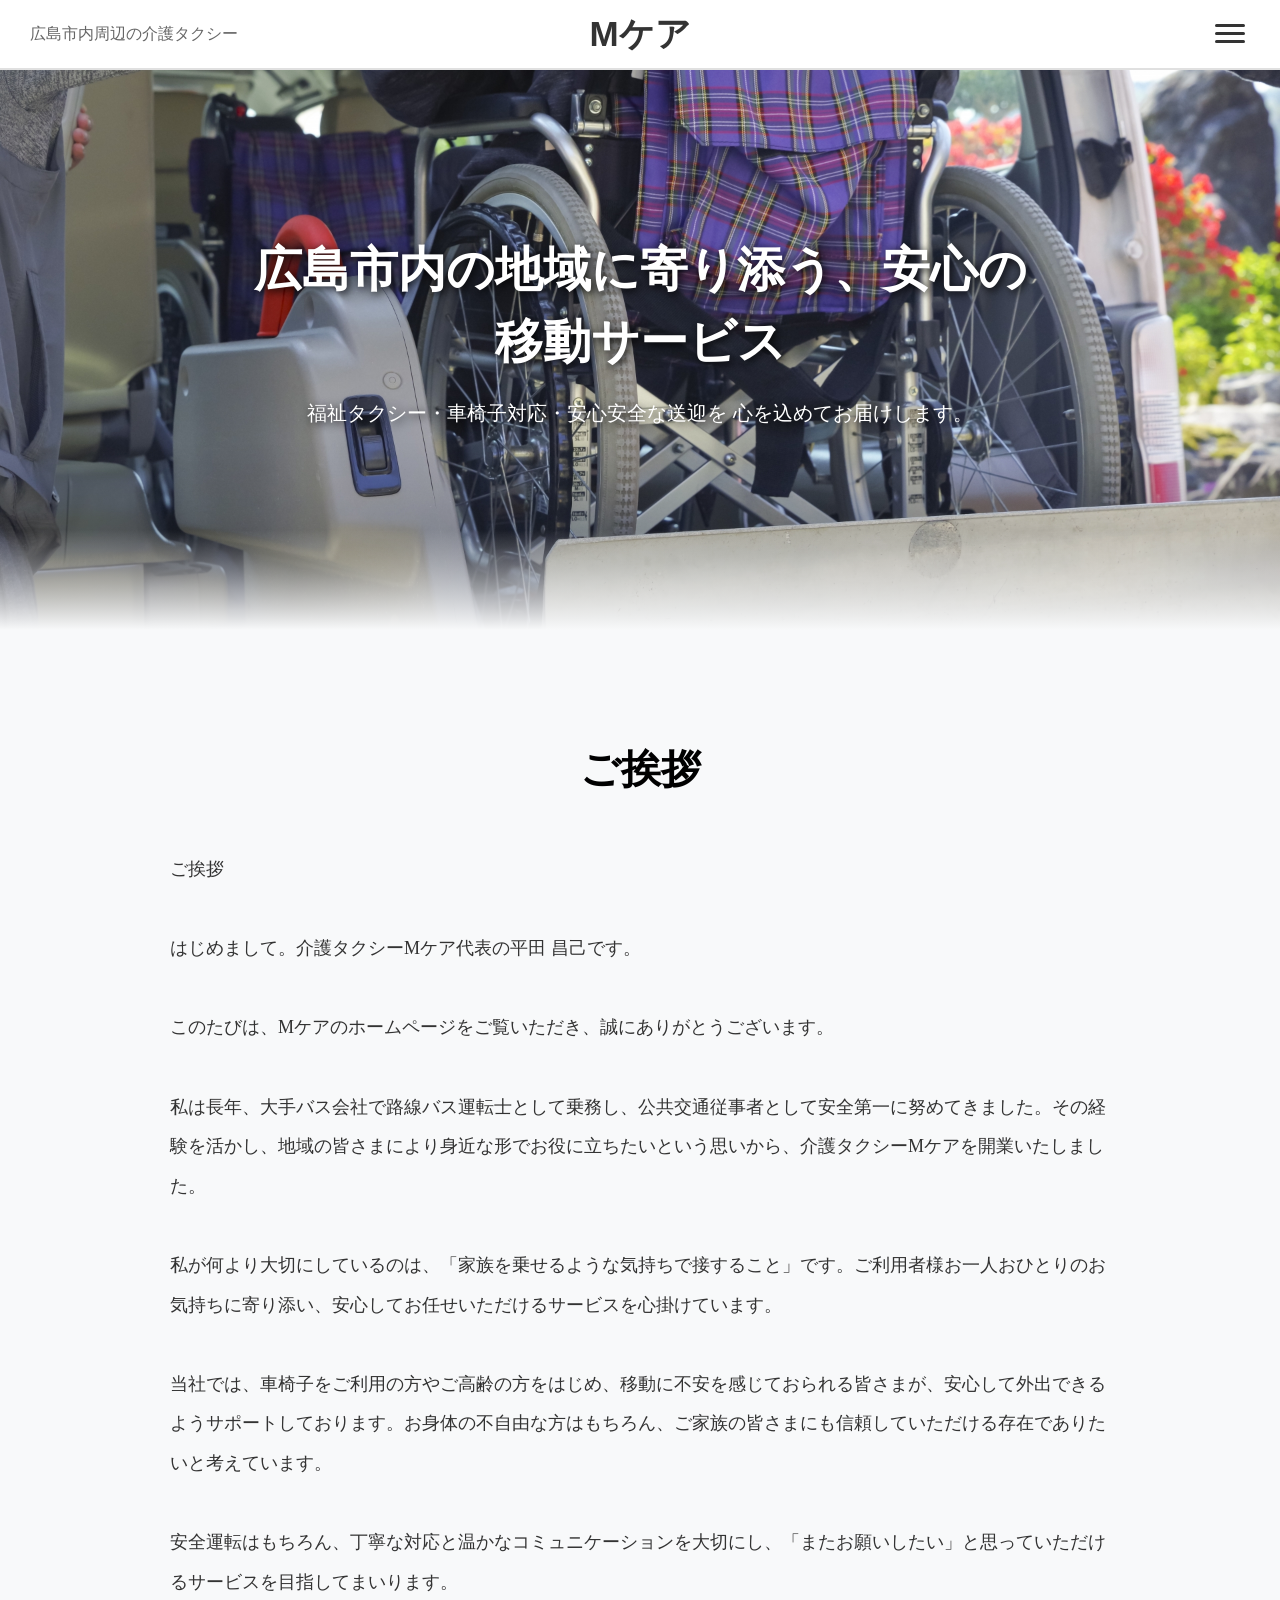
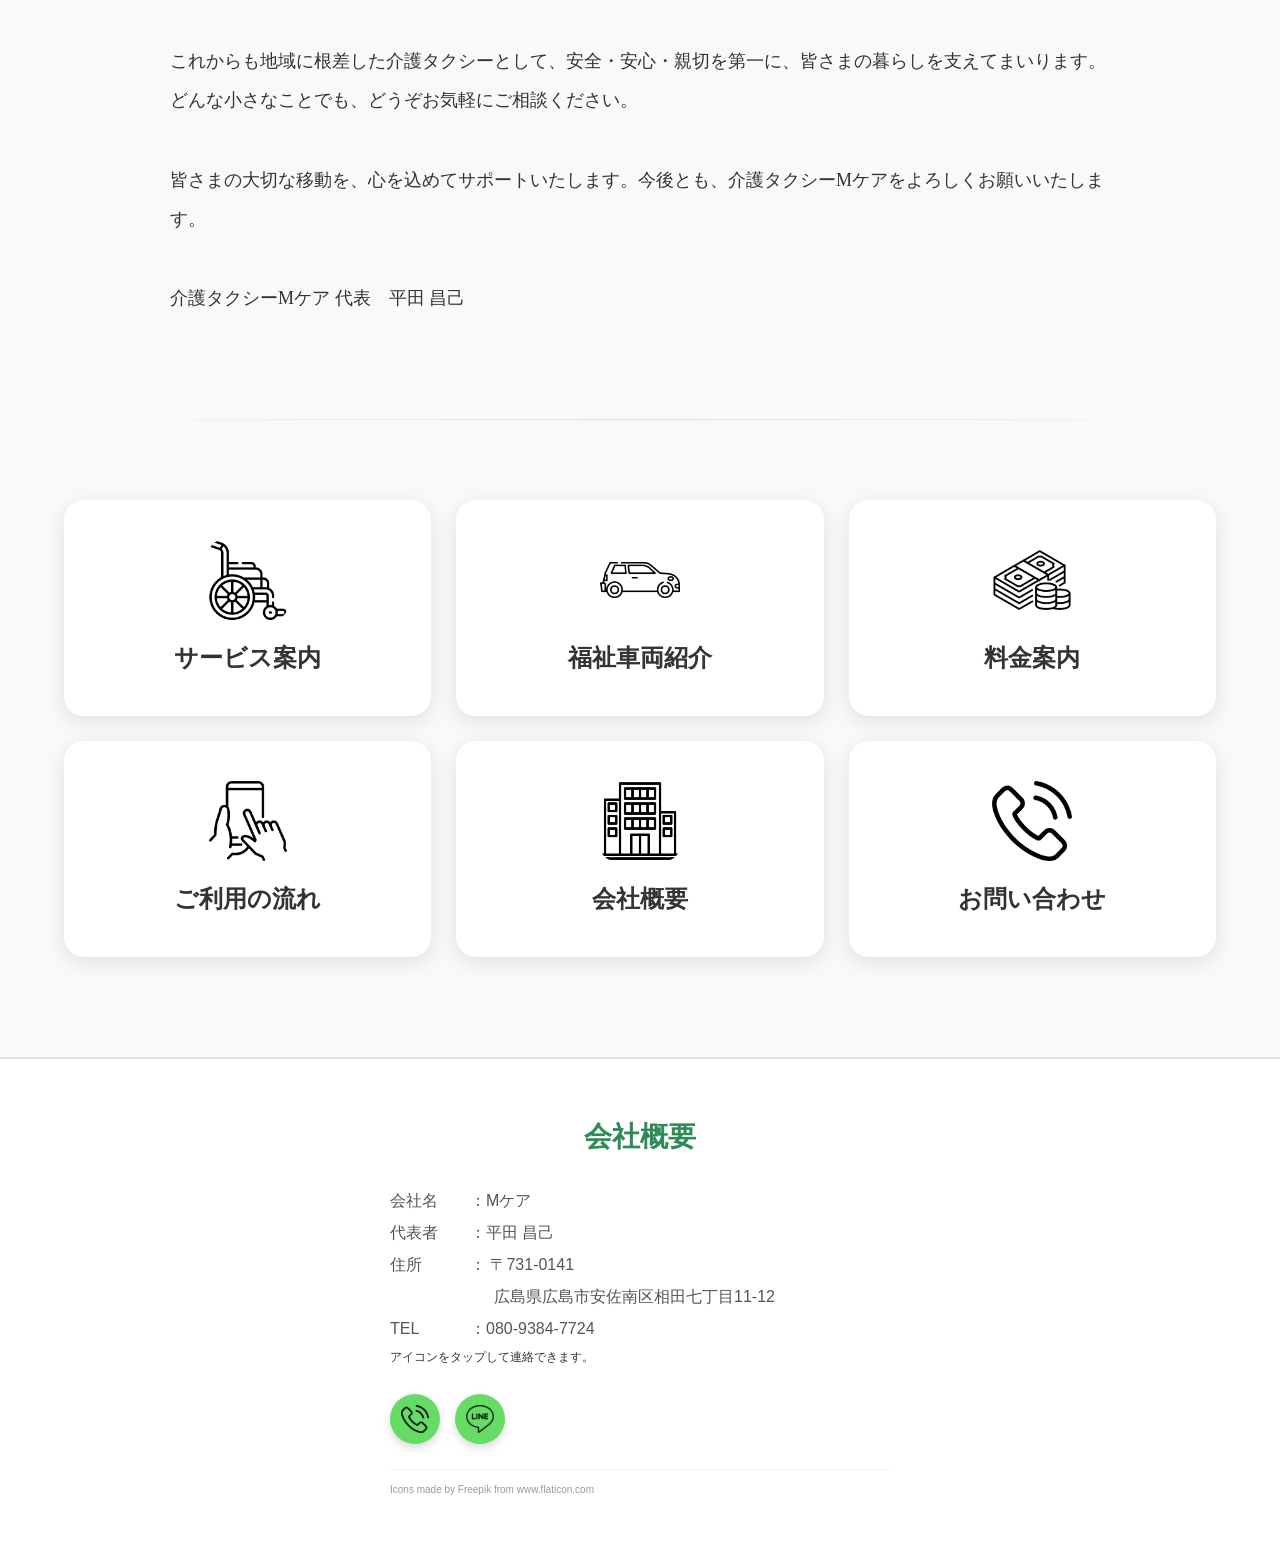
<file: index.html>
<!DOCTYPE html>
<html lang="ja">
<head>
    <meta charset="UTF-8">
    <meta name="viewport" content="width=device-width, initial-scale=1.0">
    <title>介護タクシーMケア｜広島市の安心送迎サービス</title>
    <meta property="og:title" content="介護タクシーMケア">
    <meta property="og:description" content="広島市内周辺の安心・安全な介護タクシーサービス">
    <meta property="og:type" content="website">
    <meta property="og:url" content="https://あなたのURL">
    <meta property="og:image" content="https://あなたのURL/assets/images/ogp.jpg">
    <meta name="twitter:card" content="summary_large_image">
    <meta name="twitter:title" content="介護タクシーMケア">
    <meta name="twitter:description" content="広島市内周辺の安心・安全な介護タクシーサービス">
    <meta name="twitter:image" content="https://あなたのURL/assets/images/ogp.jpg">
    <meta name="description" content="広島市内周辺の介護タクシーMケア。車椅子対応・通院・外出を安心安全にサポートします。">
    <meta name="keywords" content="介護タクシー,広島,福祉タクシー,車椅子対応,送迎">
    <meta name="theme-color" content="#2e8b57">

    <link rel="stylesheet" href="./assets/css/common/sanitize.css">
    <link rel="stylesheet" href="./assets/css/common/body.css">
    <link rel="stylesheet" href="./assets/css/common/footer.css">
    <link rel="stylesheet" href="./assets/css/common/header.css">
    <link rel="stylesheet" href="./assets/css/common/menu.css">
    <link rel="stylesheet" href="./assets/css/common/animation.css">
    <link rel="stylesheet" href="./assets/css/common/hero.css">
    <link rel="stylesheet" href="./assets/css/common/section.css">
    <link rel="stylesheet" href="./assets/css/style.css">
</head>

<body>

    <div id="header"></div>

    <!-- サイドメニュー -->
    <nav id="side-menu">

        <a href="./service.html">サービス内容</a>
        <a href="./vehicle.html">福祉車両紹介</a>
        <a href="./price.html">料金案内</a>
        <a href="./flow.html">ご利用の流れ</a>
        <a href="./company.html">会社概要</a>
        <a href="./contact.html">お問い合わせ</a>

    </nav>


    <!-- メイン画像 -->
    <section class="hero">

        <img src="./assets/images/32542741_m.jpg" alt="メイン画像">

        <div class="hero-text">
            <h1>広島市内の地域に寄り添う、安心の移動サービス</h1>

            <p>
                福祉タクシー・車椅子対応・安心安全な送迎を
                心を込めてお届けします。
            </p>
        </div>

    </section>


    <!-- ご挨拶 -->
    <section class="greeting">

        <h2>ご挨拶</h2>

        <p>
            ご挨拶<br><br>
            はじめまして。介護タクシーMケア代表の平田 昌己です。<br><br>
            このたびは、Mケアのホームページをご覧いただき、誠にありがとうございます。<br><br>
            私は長年、大手バス会社で路線バス運転士として乗務し、公共交通従事者として安全第一に努めてきました。その経験を活かし、地域の皆さまにより身近な形でお役に立ちたいという思いから、介護タクシーMケアを開業いたしました。<br><br>
            私が何より大切にしているのは、「家族を乗せるような気持ちで接すること」です。ご利用者様お一人おひとりのお気持ちに寄り添い、安心してお任せいただけるサービスを心掛けています。<br><br>
            当社では、車椅子をご利用の方やご高齢の方をはじめ、移動に不安を感じておられる皆さまが、安心して外出できるようサポートしております。お身体の不自由な方はもちろん、ご家族の皆さまにも信頼していただける存在でありたいと考えています。<br><br>
            安全運転はもちろん、丁寧な対応と温かなコミュニケーションを大切にし、「またお願いしたい」と思っていただけるサービスを目指してまいります。<br><br>
            これからも地域に根差した介護タクシーとして、安全・安心・親切を第一に、皆さまの暮らしを支えてまいります。どんな小さなことでも、どうぞお気軽にご相談ください。<br><br>
            皆さまの大切な移動を、心を込めてサポートいたします。今後とも、介護タクシーMケアをよろしくお願いいたします。<br><br>
            介護タクシーMケア
            代表　平田 昌己
        </p>

    </section>

    <div class="section-divider"></div>

    <!-- メニュー -->
    <section class="menu">

        <a href="./service.html" class="card">
            <img src="./assets/images/wheelchair.png" alt="サービス案内">
            <span>サービス案内</span>
        </a>

        <a href="./vehicle.html" class="card">
            <img src="./assets/images/car.png" alt="福祉車両紹介">
            <span>福祉車両紹介</span>
        </a>

        <a href="./price.html" class="card">
            <img src="./assets/images/money.png" alt="料金案内">
            <span>料金案内</span>
        </a>

        <a href="./flow.html" class="card">
            <img src="./assets/images/touch.png" alt="ご利用の流れ">
            <span>ご利用の流れ</span>
        </a>

        <a href="./company.html" class="card">
            <img src="./assets/images/company.png" alt="会社概要">
            <span>会社概要</span>
        </a>

        <a href="./contact.html" class="card">
            <img src="./assets/images/phone-call.png" alt="お問い合わせ">
            <span>お問い合わせ</span>
        </a>

    </section>

    <div id="footer"></div>

    <script src="./assets/js/header.js"></script>
    <script src="./assets/js/footer.js" defer></script>
    <script src="./assets/js/index.js" defer></script>

</body>
</html>
</file>
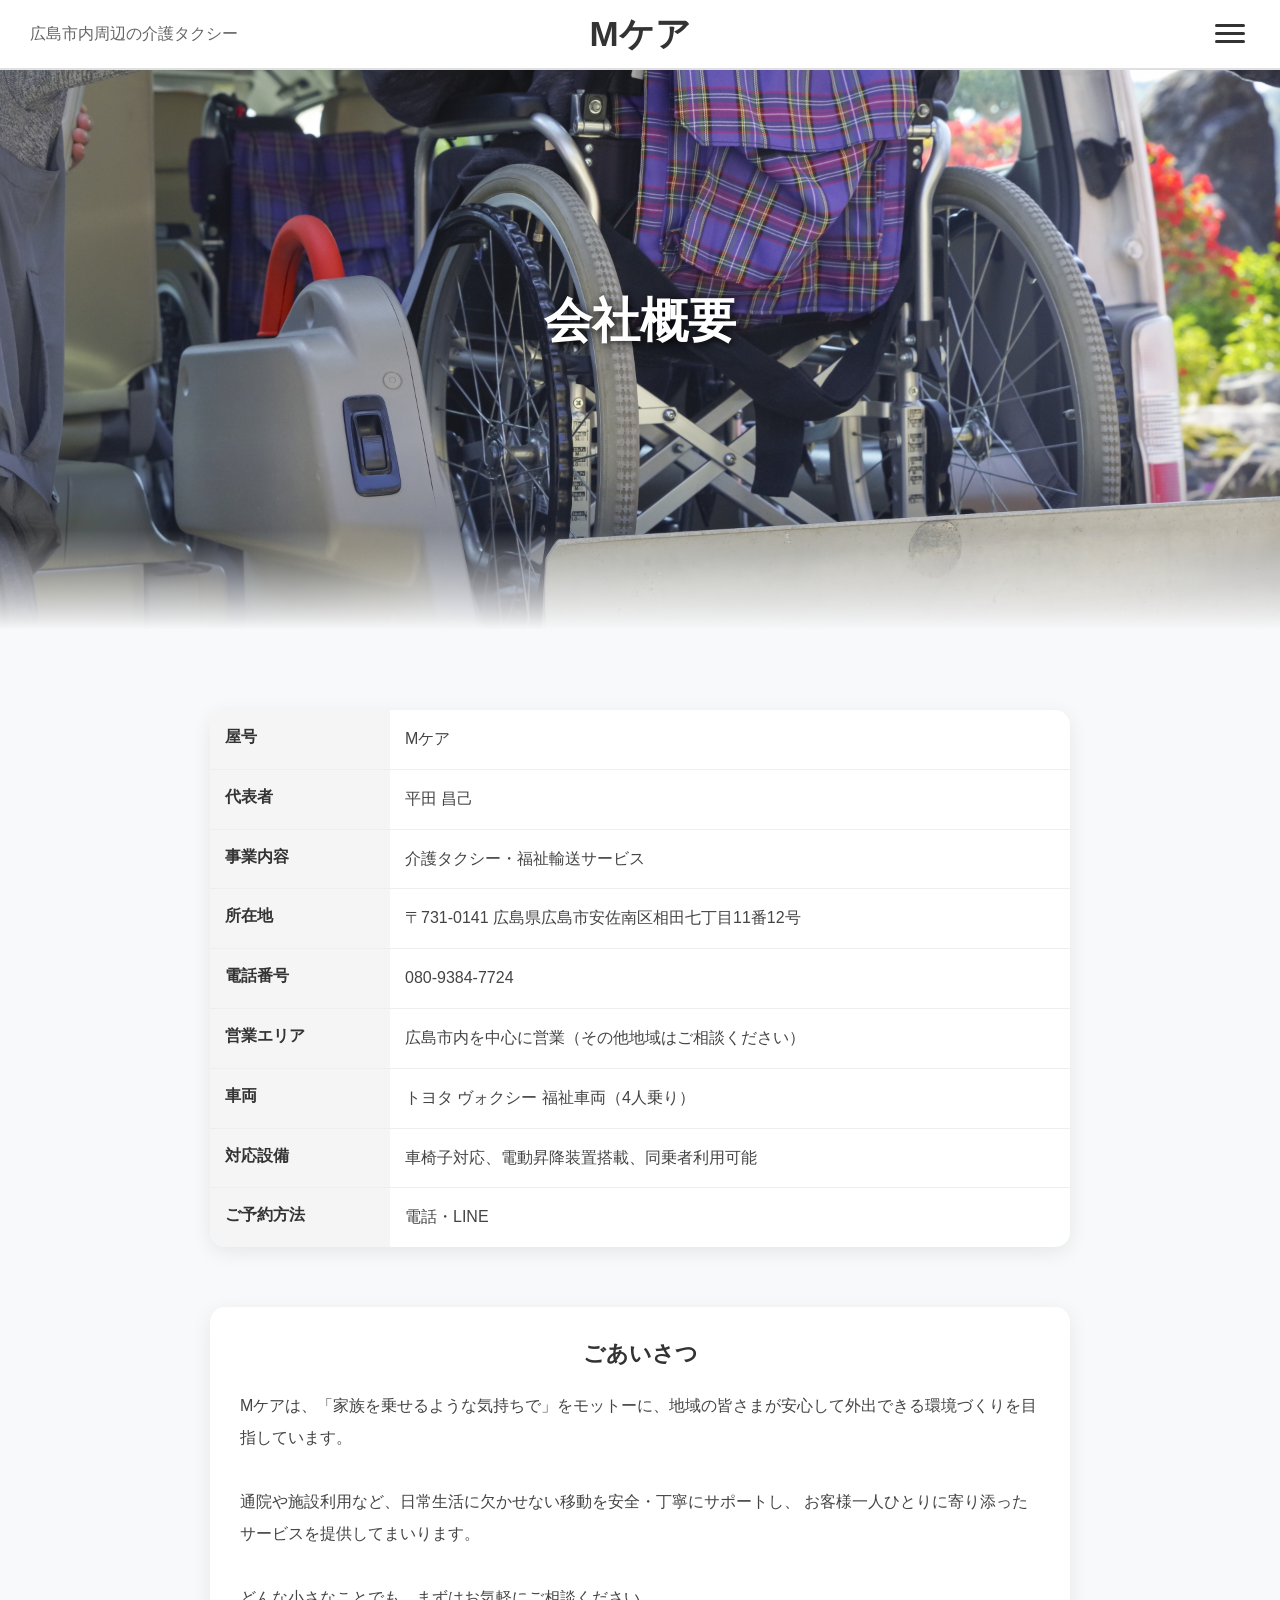
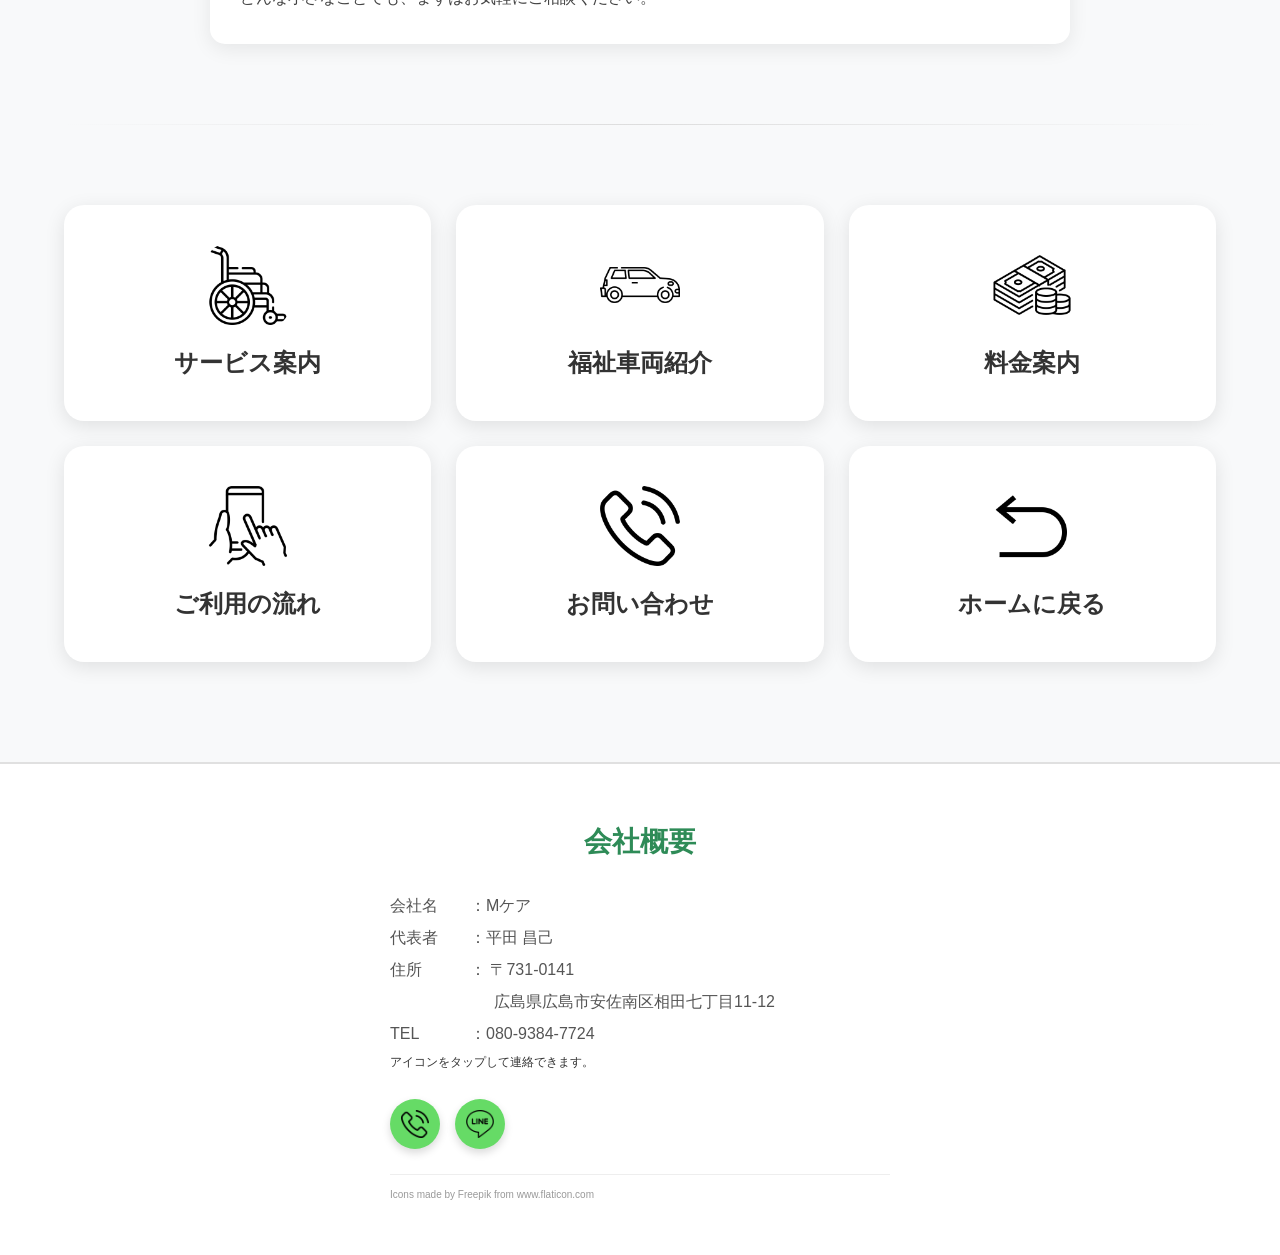
<file: company.html>
<!DOCTYPE html>
<html lang="ja">
<head>
    <meta charset="UTF-8">
    <meta name="viewport" content="width=device-width, initial-scale=1.0">
    <title>介護タクシーMケア｜広島市の安心送迎サービス</title>
    <meta property="og:title" content="介護タクシーMケア">
    <meta property="og:description" content="広島市内周辺の安心・安全な介護タクシーサービス">
    <meta property="og:type" content="website">
    <meta property="og:url" content="https://あなたのURL">
    <meta property="og:image" content="https://あなたのURL/assets/images/ogp.jpg">
    <meta name="twitter:card" content="summary_large_image">
    <meta name="twitter:title" content="介護タクシーMケア">
    <meta name="twitter:description" content="広島市内周辺の安心・安全な介護タクシーサービス">
    <meta name="twitter:image" content="https://あなたのURL/assets/images/ogp.jpg">
    <meta name="description" content="広島市内周辺の介護タクシーMケア。車椅子対応・通院・外出を安心安全にサポートします。">
    <meta name="keywords" content="介護タクシー,広島,福祉タクシー,車椅子対応,送迎">
    <meta name="theme-color" content="#2e8b57">

    <link rel="stylesheet" href="./assets/css/common/sanitize.css">
    <link rel="stylesheet" href="./assets/css/common/body.css">
    <link rel="stylesheet" href="./assets/css/common/footer.css">
    <link rel="stylesheet" href="./assets/css/common/header.css">
    <link rel="stylesheet" href="./assets/css/common/menu.css">
    <link rel="stylesheet" href="./assets/css/common/animation.css">
    <link rel="stylesheet" href="./assets/css/common/hero.css">
    <link rel="stylesheet" href="./assets/css/common/section.css">
    <link rel="stylesheet" href="./assets/css/company.css">
</head>

<body>

    <div id="header"></div>

    <!-- サイドメニュー -->
    <nav id="side-menu">

        <a href="./service.html">サービス内容</a>
        <a href="./vehicle.html">福祉車両紹介</a>
        <a href="./price.html">料金案内</a>
        <a href="./flow.html">ご利用の流れ</a>
        <a href="./contact.html">お問い合わせ</a>
        <a href="./index.html">ホームに戻る</a>

    </nav>


    <!-- メイン画像 -->
    <section class="hero">

        <img src="./assets/images/32542741_m.jpg" alt="メイン画像">

        <div class="hero-text">
            <h1>会社概要</h1>
        </div>

    </section>


    <!-- 内容 -->
    <section class="company">

        <div class="company-table">

            <div class="row">
                <div class="label">屋号</div>
                <div class="value">Mケア</div>
            </div>

            <div class="row">
                <div class="label">代表者</div>
                <div class="value">平田 昌己</div>
            </div>

            <div class="row">
                <div class="label">事業内容</div>
                <div class="value">介護タクシー・福祉輸送サービス</div>
            </div>

            <div class="row">
                <div class="label">所在地</div>
                <div class="value">〒731-0141 広島県広島市安佐南区相田七丁目11番12号</div>
            </div>

            <div class="row">
                <div class="label">電話番号</div>
                <div class="value">080-9384-7724</div>
            </div>

            <div class="row">
                <div class="label">営業エリア</div>
                <div class="value">広島市内を中心に営業（その他地域はご相談ください）</div>
            </div>

            <div class="row">
                <div class="label">車両</div>
                <div class="value">トヨタ ヴォクシー 福祉車両（4人乗り）</div>
            </div>

            <div class="row">
                <div class="label">対応設備</div>
                <div class="value">
                    車椅子対応、電動昇降装置搭載、同乗者利用可能
                </div>
            </div>

            <div class="row">
                <div class="label">ご予約方法</div>
                <div class="value">電話・LINE</div>
            </div>

        </div>

        <div class="company-message">

            <h3>ごあいさつ</h3>

            <p>
                Mケアは、「家族を乗せるような気持ちで」をモットーに、地域の皆さまが安心して外出できる環境づくりを目指しています。<br><br>

                通院や施設利用など、日常生活に欠かせない移動を安全・丁寧にサポートし、
                お客様一人ひとりに寄り添ったサービスを提供してまいります。<br><br>

                どんな小さなことでも、まずはお気軽にご相談ください。
            </p>

        </div>

    </section>
    <!-- 線 -->

    <div class="section-divider"></div>

    <!-- メニュー -->
    <section class="menu">

        <a href="./service.html" class="card">
            <img src="./assets/images/wheelchair.png" alt="サービス案内">
            <span>サービス案内</span>
        </a>

        <a href="./vehicle.html" class="card">
            <img src="./assets/images/car.png" alt="福祉車両紹介">
            <span>福祉車両紹介</span>
        </a>

        <a href="./price.html" class="card">
            <img src="./assets/images/money.png" alt="料金案内">
            <span>料金案内</span>
        </a>

        <a href="./flow.html" class="card">
            <img src="./assets/images/touch.png" alt="ご利用の流れ">
            <span>ご利用の流れ</span>
        </a>

        <a href="./contact.html" class="card">
            <img src="./assets/images/phone-call.png" alt="お問い合わせ">
            <span>お問い合わせ</span>
        </a>

        <a href="./index.html" class="card">
            <img src="./assets/images/return.png" alt="ホームに戻る">
            <span>ホームに戻る</span>
        </a>

    </section>

    <div id="footer"></div>

    <script src="./assets/js/header.js"></script>
    <script src="./assets/js/footer.js" defer></script>
    <script src="./assets/js/index.js" defer></script>

</body>
</html>
</file>
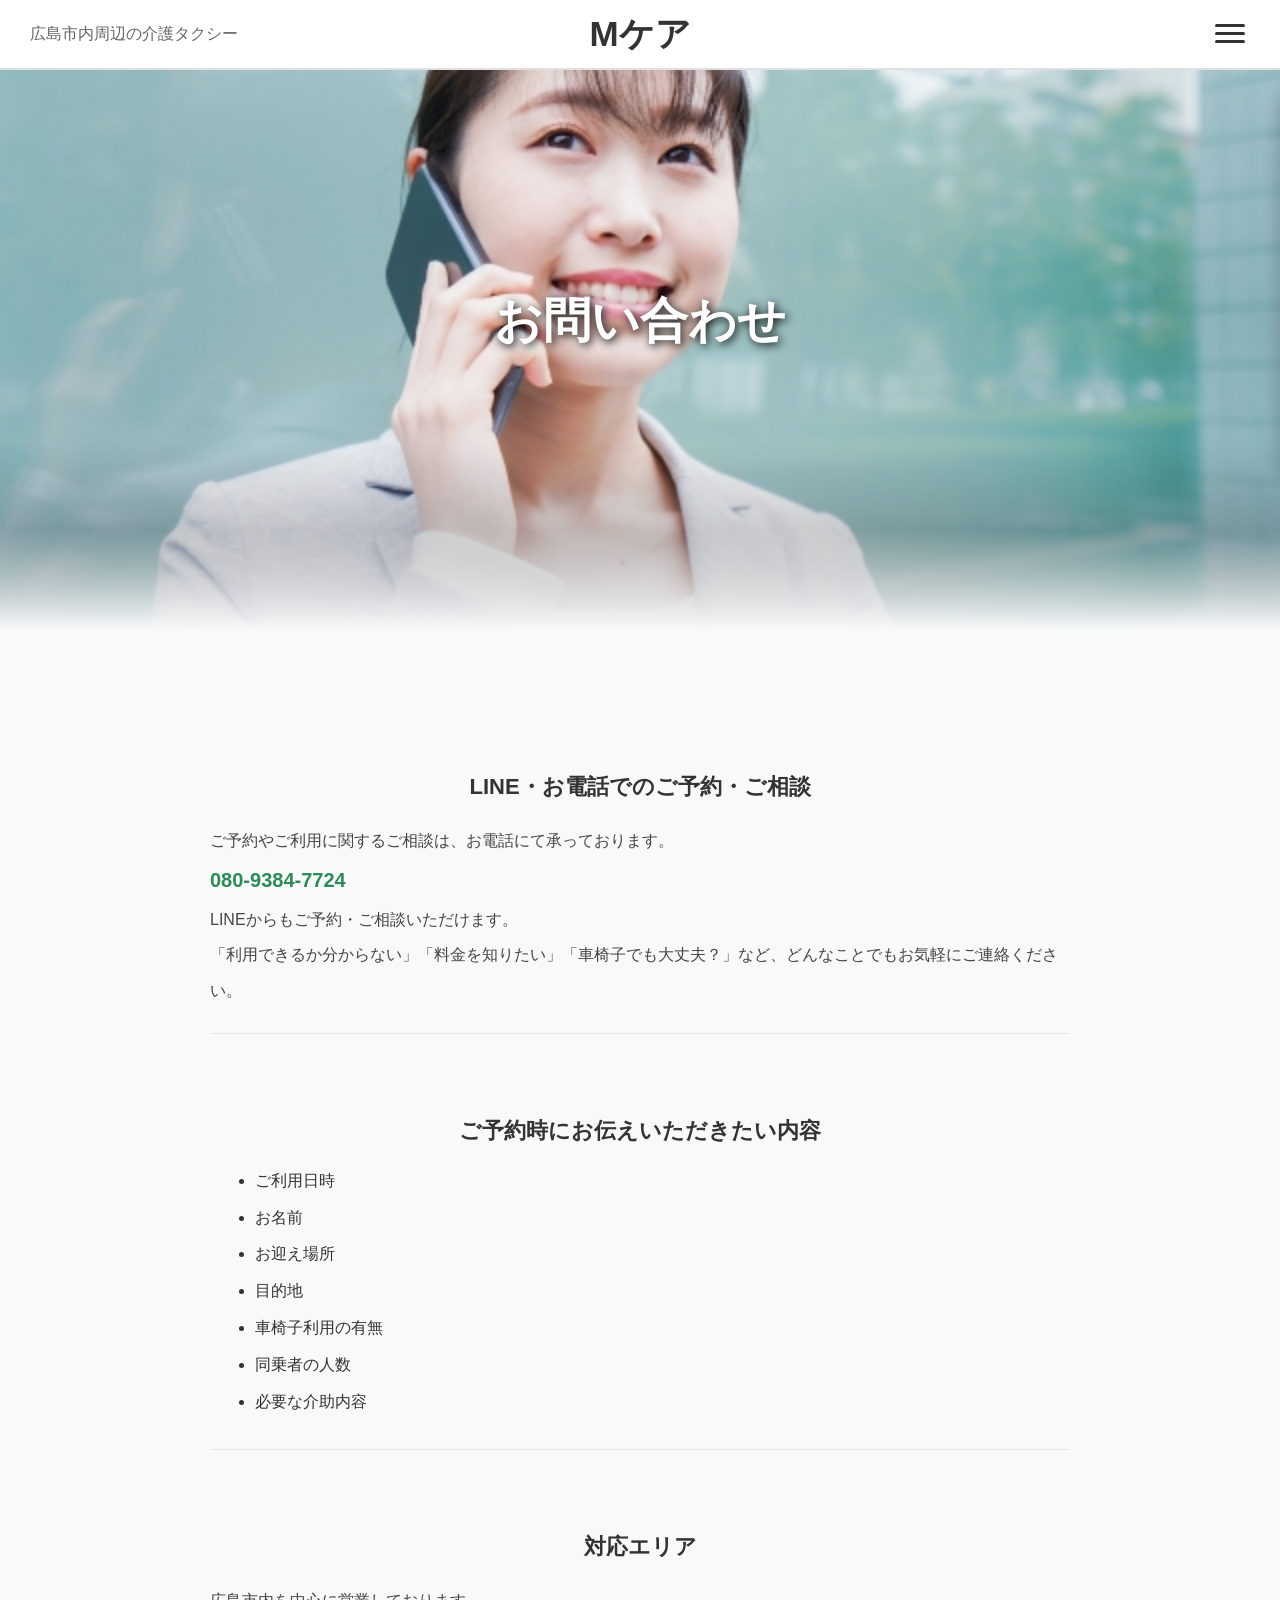
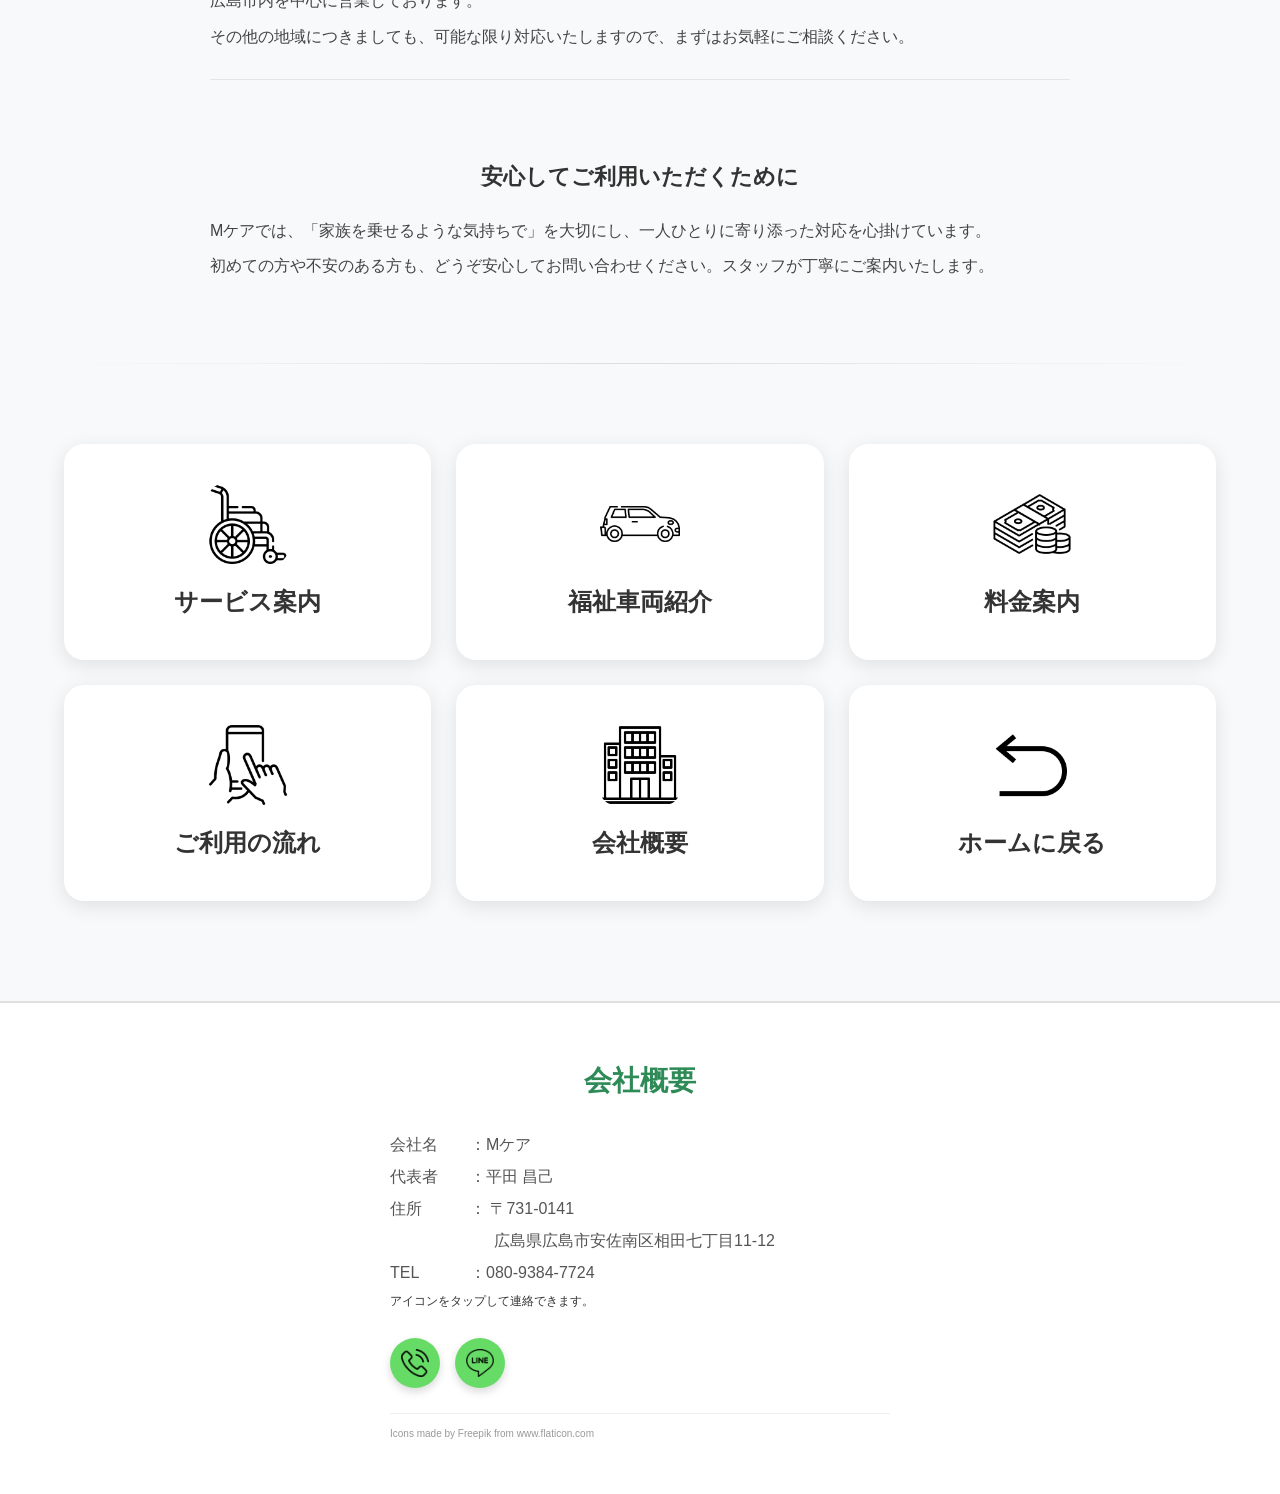
<file: contact.html>
<!DOCTYPE html>
<html lang="ja">
<head>
    <meta charset="UTF-8">
    <meta name="viewport" content="width=device-width, initial-scale=1.0">
    <title>介護タクシーMケア｜広島市の安心送迎サービス</title>
    <meta property="og:title" content="介護タクシーMケア">
    <meta property="og:description" content="広島市内周辺の安心・安全な介護タクシーサービス">
    <meta property="og:type" content="website">
    <meta property="og:url" content="https://あなたのURL">
    <meta property="og:image" content="https://あなたのURL/assets/images/ogp.jpg">
    <meta name="twitter:card" content="summary_large_image">
    <meta name="twitter:title" content="介護タクシーMケア">
    <meta name="twitter:description" content="広島市内周辺の安心・安全な介護タクシーサービス">
    <meta name="twitter:image" content="https://あなたのURL/assets/images/ogp.jpg">
    <meta name="description" content="広島市内周辺の介護タクシーMケア。車椅子対応・通院・外出を安心安全にサポートします。">
    <meta name="keywords" content="介護タクシー,広島,福祉タクシー,車椅子対応,送迎">
    <meta name="theme-color" content="#2e8b57">

    <link rel="stylesheet" href="./assets/css/common/sanitize.css">
    <link rel="stylesheet" href="./assets/css/common/body.css">
    <link rel="stylesheet" href="./assets/css/common/footer.css">
    <link rel="stylesheet" href="./assets/css/common/header.css">
    <link rel="stylesheet" href="./assets/css/common/menu.css">
    <link rel="stylesheet" href="./assets/css/common/animation.css">
    <link rel="stylesheet" href="./assets/css/common/hero.css">
    <link rel="stylesheet" href="./assets/css/common/section.css">
    <link rel="stylesheet" href="./assets/css/contact.css">
</head>

<body>

    <div id="header"></div>

    <!-- サイドメニュー -->
    <nav id="side-menu">

        <a href="./service.html">サービス内容</a>
        <a href="./vehicle.html">福祉車両紹介</a>
        <a href="./price.html">料金案内</a>
        <a href="./flow.html">ご利用の流れ</a>
        <a href="./company.html">会社概要</a>
        <a href="./index.html">ホームに戻る</a>

    </nav>


    <!-- メイン画像 -->
    <section class="hero">

        <img src="./assets/images/27783191_s.jpg" alt="メイン画像">

        <div class="hero-text">
            <h1>お問い合わせ</h1>
        </div>

    </section>


    <!-- 内容 -->

    <section class="contact">


        <div class="contact-block">
            <h3>LINE・お電話でのご予約・ご相談</h3>
            <p>
                ご予約やご利用に関するご相談は、お電話にて承っております。<br>
                <span class="tel">080-9384-7724</span><br>
                
            </p>
            <p>
                LINEからもご予約・ご相談いただけます。<br>
                「利用できるか分からない」「料金を知りたい」「車椅子でも大丈夫？」など、どんなことでもお気軽にご連絡ください。
            </p>
        </div>

        <div class="contact-block">
            <h3>ご予約時にお伝えいただきたい内容</h3>
            <ul>
                <li>ご利用日時</li>
                <li>お名前</li>
                <li>お迎え場所</li>
                <li>目的地</li>
                <li>車椅子利用の有無</li>
                <li>同乗者の人数</li>
                <li>必要な介助内容</li>
            </ul>
        </div>

        <div class="contact-block">
            <h3>対応エリア</h3>
            <p>
                広島市内を中心に営業しております。<br>
                その他の地域につきましても、可能な限り対応いたしますので、まずはお気軽にご相談ください。
            </p>
        </div>

        <div class="contact-block">
            <h3>安心してご利用いただくために</h3>
            <p>
                Mケアでは、「家族を乗せるような気持ちで」を大切にし、一人ひとりに寄り添った対応を心掛けています。<br>
                初めての方や不安のある方も、どうぞ安心してお問い合わせください。スタッフが丁寧にご案内いたします。
            </p>
        </div>

    </section>

    <div class="section-divider"></div>

    <!-- メニュー -->
    <section class="menu">

        <a href="./service.html" class="card">
            <img src="./assets/images/wheelchair.png" alt="サービス案内">
            <span>サービス案内</span>
        </a>

        <a href="./vehicle.html" class="card">
            <img src="./assets/images/car.png" alt="福祉車両紹介">
            <span>福祉車両紹介</span>
        </a>

        <a href="./price.html" class="card">
            <img src="./assets/images/money.png" alt="料金案内">
            <span>料金案内</span>
        </a>

        <a href="./flow.html" class="card">
            <img src="./assets/images/touch.png" alt="ご利用の流れ">
            <span>ご利用の流れ</span>
        </a>

        <a href="./company.html" class="card">
            <img src="./assets/images/company.png" alt="会社概要">
            <span>会社概要</span>
        </a>

        <a href="./index.html" class="card">
            <img src="./assets/images/return.png" alt="ホームに戻る">
            <span>ホームに戻る</span>
        </a>

    </section>

    <div id="footer"></div>

    <script src="./assets/js/header.js"></script>
    <script src="./assets/js/footer.js" defer></script>
    <script src="./assets/js/index.js" defer></script>

</body>
</html>
</file>
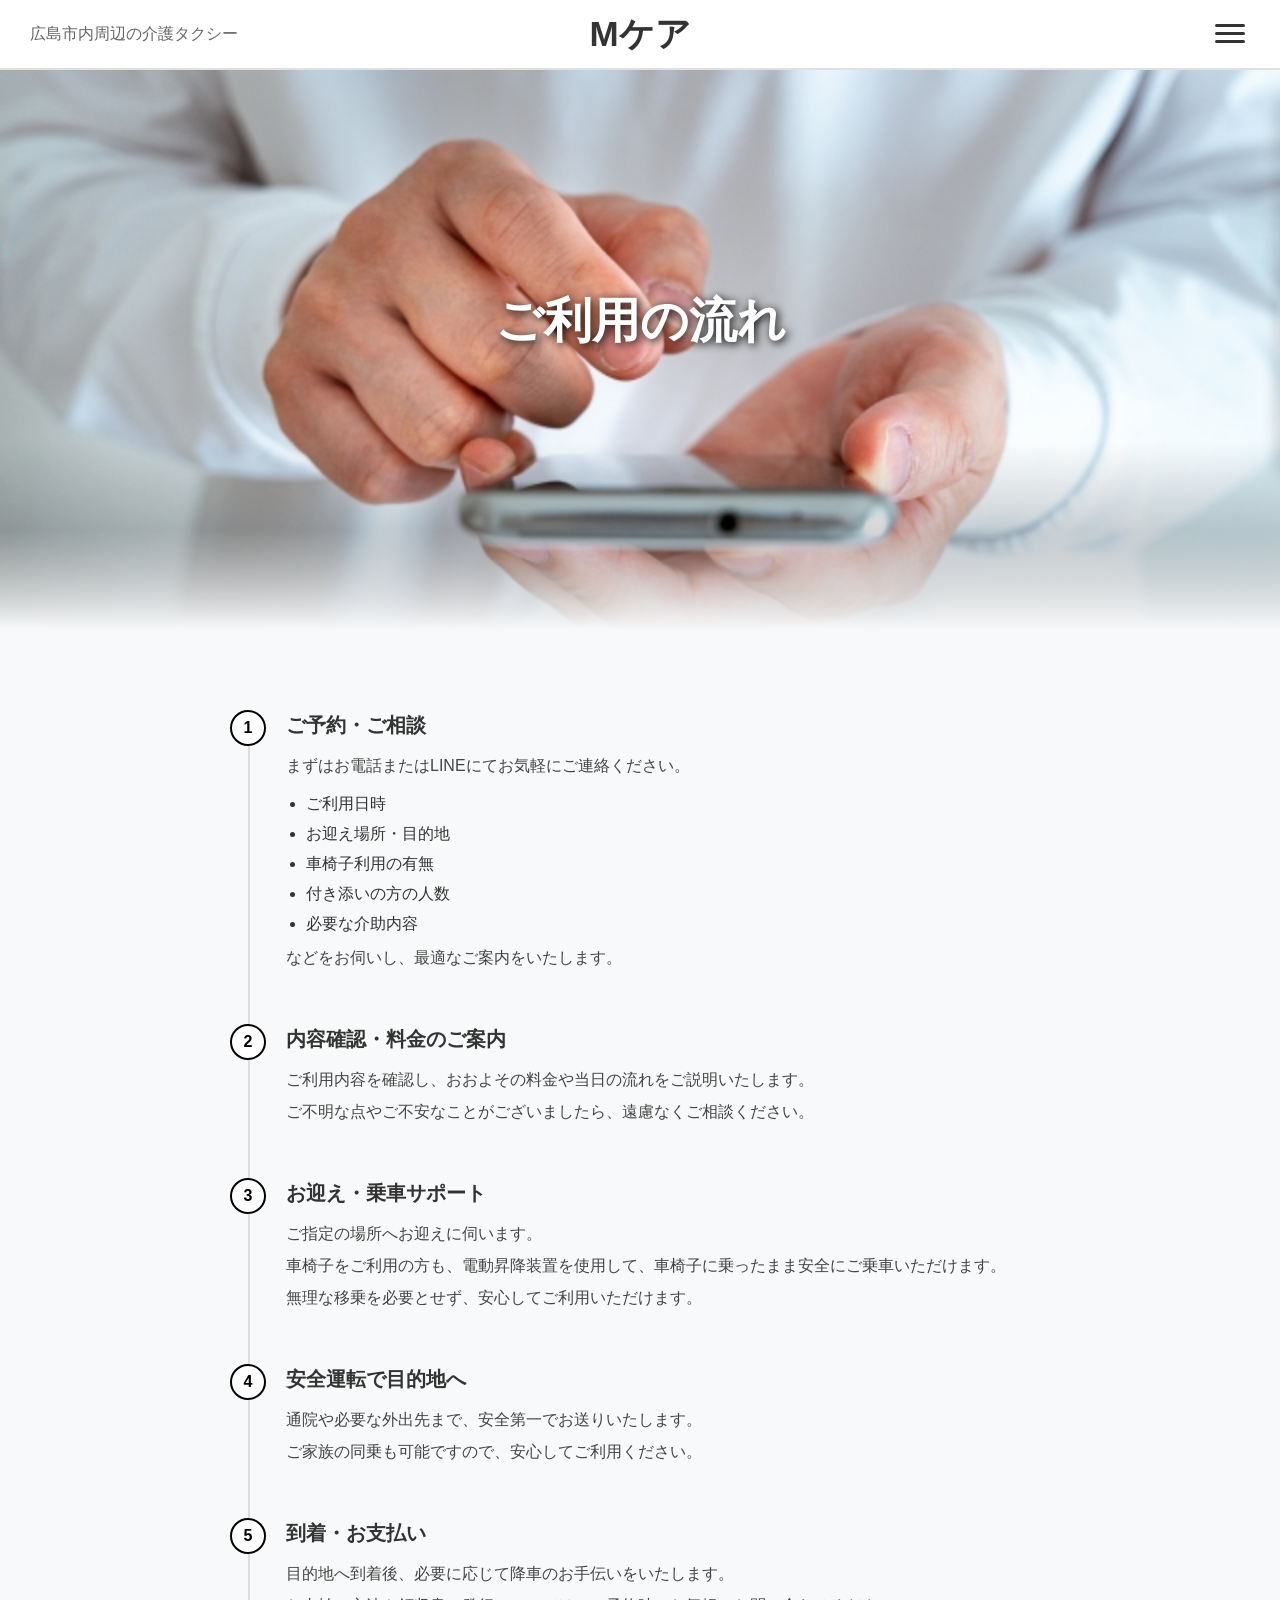
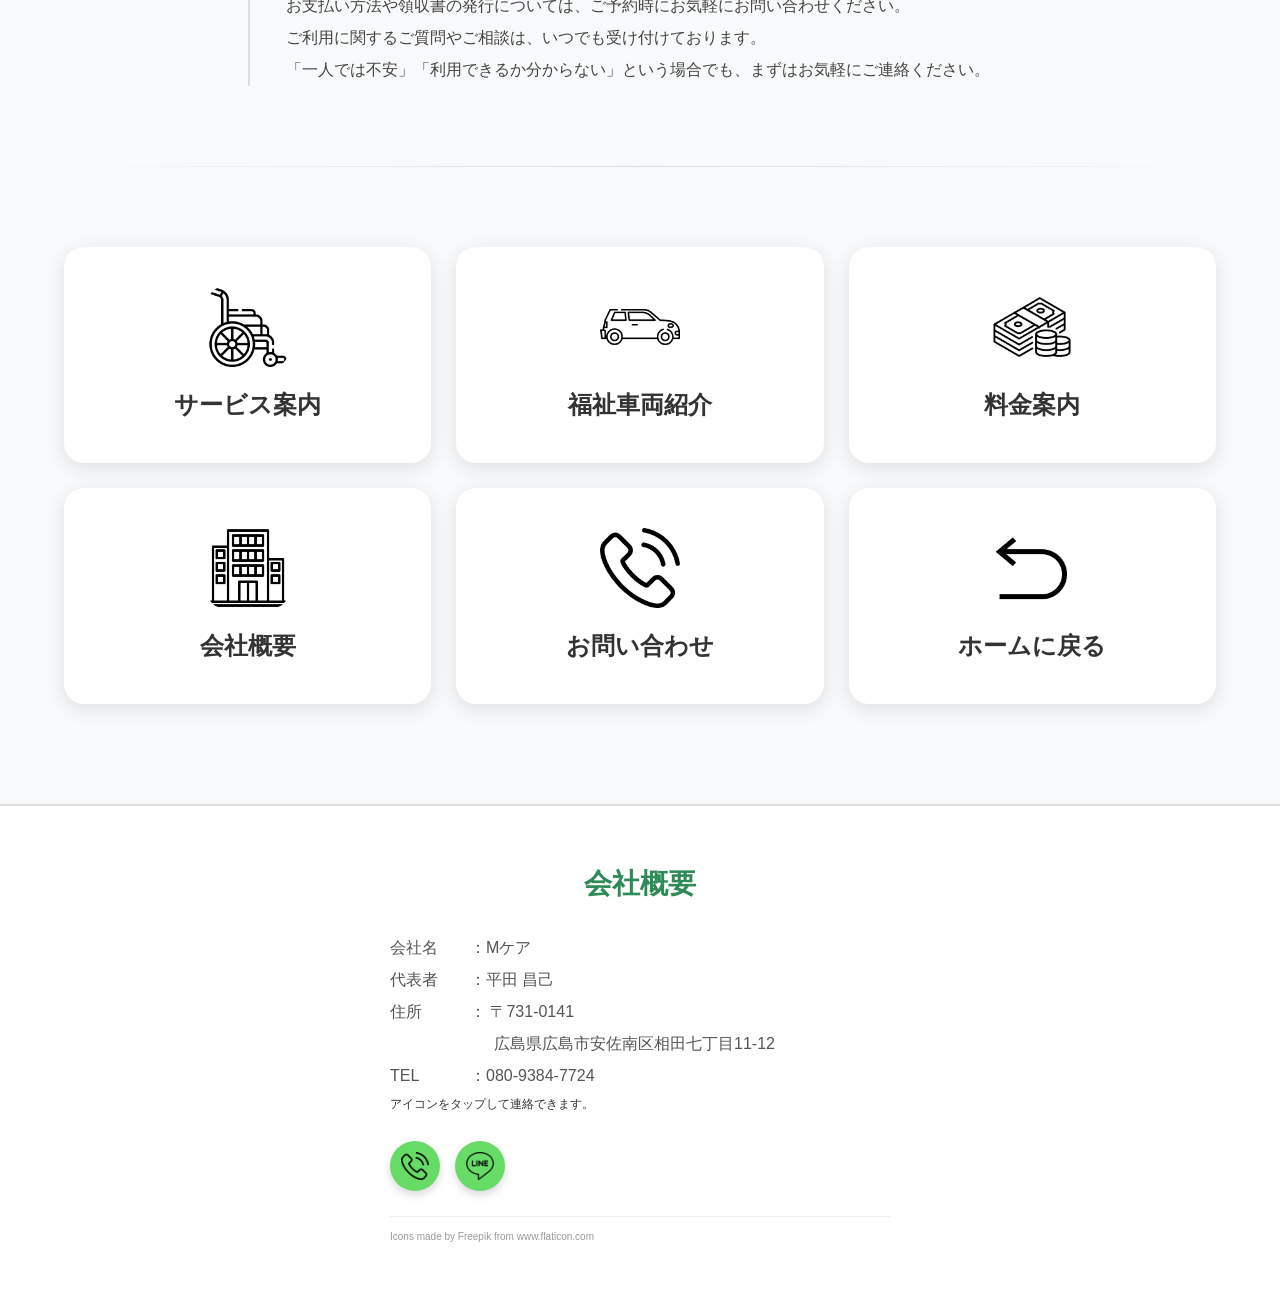
<file: flow.html>
<!DOCTYPE html>
<html lang="ja">
<head>
    <meta charset="UTF-8">
    <meta name="viewport" content="width=device-width, initial-scale=1.0">
    <title>介護タクシーMケア｜広島市の安心送迎サービス</title>
    <meta property="og:title" content="介護タクシーMケア">
    <meta property="og:description" content="広島市内周辺の安心・安全な介護タクシーサービス">
    <meta property="og:type" content="website">
    <meta property="og:url" content="https://あなたのURL">
    <meta property="og:image" content="https://あなたのURL/assets/images/ogp.jpg">
    <meta name="twitter:card" content="summary_large_image">
    <meta name="twitter:title" content="介護タクシーMケア">
    <meta name="twitter:description" content="広島市内周辺の安心・安全な介護タクシーサービス">
    <meta name="twitter:image" content="https://あなたのURL/assets/images/ogp.jpg">
    <meta name="description" content="広島市内周辺の介護タクシーMケア。車椅子対応・通院・外出を安心安全にサポートします。">
    <meta name="keywords" content="介護タクシー,広島,福祉タクシー,車椅子対応,送迎">
    <meta name="theme-color" content="#2e8b57">

    <link rel="stylesheet" href="./assets/css/common/sanitize.css">
    <link rel="stylesheet" href="./assets/css/common/body.css">
    <link rel="stylesheet" href="./assets/css/common/footer.css">
    <link rel="stylesheet" href="./assets/css/common/header.css">
    <link rel="stylesheet" href="./assets/css/common/menu.css">
    <link rel="stylesheet" href="./assets/css/common/animation.css">
    <link rel="stylesheet" href="./assets/css/common/hero.css">
    <link rel="stylesheet" href="./assets/css/common/section.css">
    <link rel="stylesheet" href="./assets/css/flow.css">
</head>

<body>

    <div id="header"></div>

    <!-- サイドメニュー -->
    <nav id="side-menu">

        <a href="./service.html">サービス内容</a>
        <a href="./vehicle.html">福祉車両紹介</a>
        <a href="./price.html">料金案内</a>
        <a href="./company.html">会社概要</a>
        <a href="./contact.html">お問い合わせ</a>
        <a href="./index.html">ホームに戻る</a>

    </nav>


    <!-- メイン画像 -->
    <section class="hero">

        <img src="./assets/images/touch smartphone.jpg" alt="メイン画像">

        <div class="hero-text">
            <h1>ご利用の流れ</h1>
        </div>

    </section>


    <!-- 内容 -->
    <section class="flow">

        <div class="timeline">

            <div class="timeline-item">
                <div class="num">1</div>
                <div class="content">
                    <h3>ご予約・ご相談</h3>
                    <p>まずはお電話またはLINEにてお気軽にご連絡ください。</p>
                    <ul>
                        <li>ご利用日時</li>
                        <li>お迎え場所・目的地</li>
                        <li>車椅子利用の有無</li>
                        <li>付き添いの方の人数</li>
                        <li>必要な介助内容</li>
                    </ul>
                    <p>などをお伺いし、最適なご案内をいたします。</p>
                </div>
            </div>

            <div class="timeline-item">
                <div class="num">2</div>
                <div class="content">
                    <h3>内容確認・料金のご案内</h3>
                    <p>
                        ご利用内容を確認し、おおよその料金や当日の流れをご説明いたします。<br>
                        ご不明な点やご不安なことがございましたら、遠慮なくご相談ください。
                    </p>
                </div>
            </div>

            <div class="timeline-item">
                <div class="num">3</div>
                <div class="content">
                    <h3>お迎え・乗車サポート</h3>
                    <p>
                        ご指定の場所へお迎えに伺います。<br>
                        車椅子をご利用の方も、電動昇降装置を使用して、車椅子に乗ったまま安全にご乗車いただけます。<br>
                        無理な移乗を必要とせず、安心してご利用いただけます。
                    </p>
                </div>
            </div>
            <div class="timeline-item">
                <div class="num">4</div>
                <div class="content">
                    <h3>安全運転で目的地へ</h3>
                    <p>
                        通院や必要な外出先まで、安全第一でお送りいたします。<br>
                        ご家族の同乗も可能ですので、安心してご利用ください。
                    </p>
                </div>
            </div>
            <div class="timeline-item">
                <div class="num">5</div>
                <div class="content">
                    <h3>到着・お支払い</h3>
                    <p>
                        目的地へ到着後、必要に応じて降車のお手伝いをいたします。<br>
                        お支払い方法や領収書の発行については、ご予約時にお気軽にお問い合わせください。<br>
                        ご利用に関するご質問やご相談は、いつでも受け付けております。<br>
                        「一人では不安」「利用できるか分からない」という場合でも、まずはお気軽にご連絡ください。
                    </p>
                </div>
            </div>

        </div>

    </section>
    <!-- 線 -->

    <div class="section-divider"></div>

    <!-- メニュー -->
    <section class="menu">

        <a href="./service.html" class="card">
            <img src="./assets/images/wheelchair.png" alt="サービス案内">
            <span>サービス案内</span>
        </a>

        <a href="./vehicle.html" class="card">
            <img src="./assets/images/car.png" alt="福祉車両紹介">
            <span>福祉車両紹介</span>
        </a>

        <a href="./price.html" class="card">
            <img src="./assets/images/money.png" alt="料金案内">
            <span>料金案内</span>
        </a>

        <a href="./company.html" class="card">
            <img src="./assets/images/company.png" alt="会社概要">
            <span>会社概要</span>
        </a>

        <a href="./contact.html" class="card">
            <img src="./assets/images/phone-call.png" alt="お問い合わせ">
            <span>お問い合わせ</span>
        </a>

        <a href="./index.html" class="card">
            <img src="./assets/images/return.png" alt="ホームに戻る">
            <span>ホームに戻る</span>
        </a>

    </section>

    <div id="footer"></div>

    <script src="./assets/js/header.js"></script>
    <script src="./assets/js/footer.js" defer></script>
    <script src="./assets/js/index.js" defer></script>

</body>
</html>
</file>
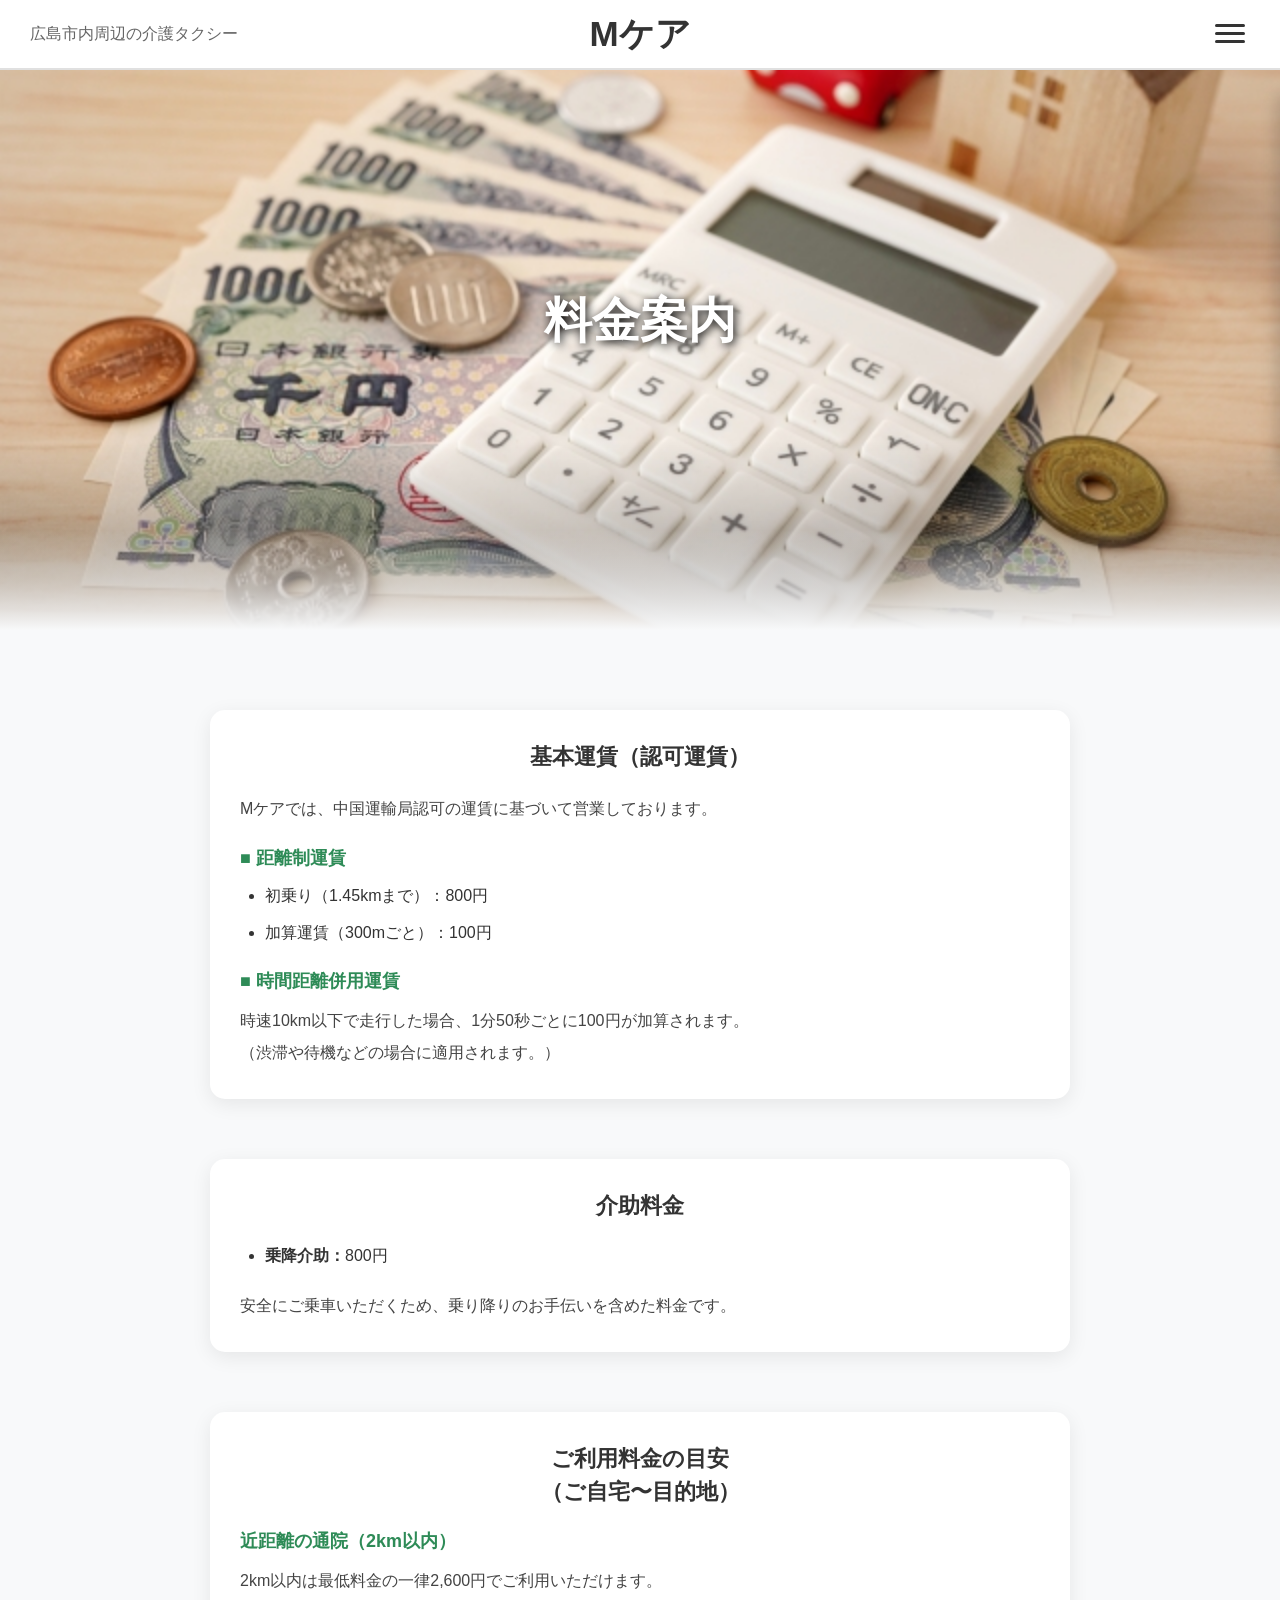
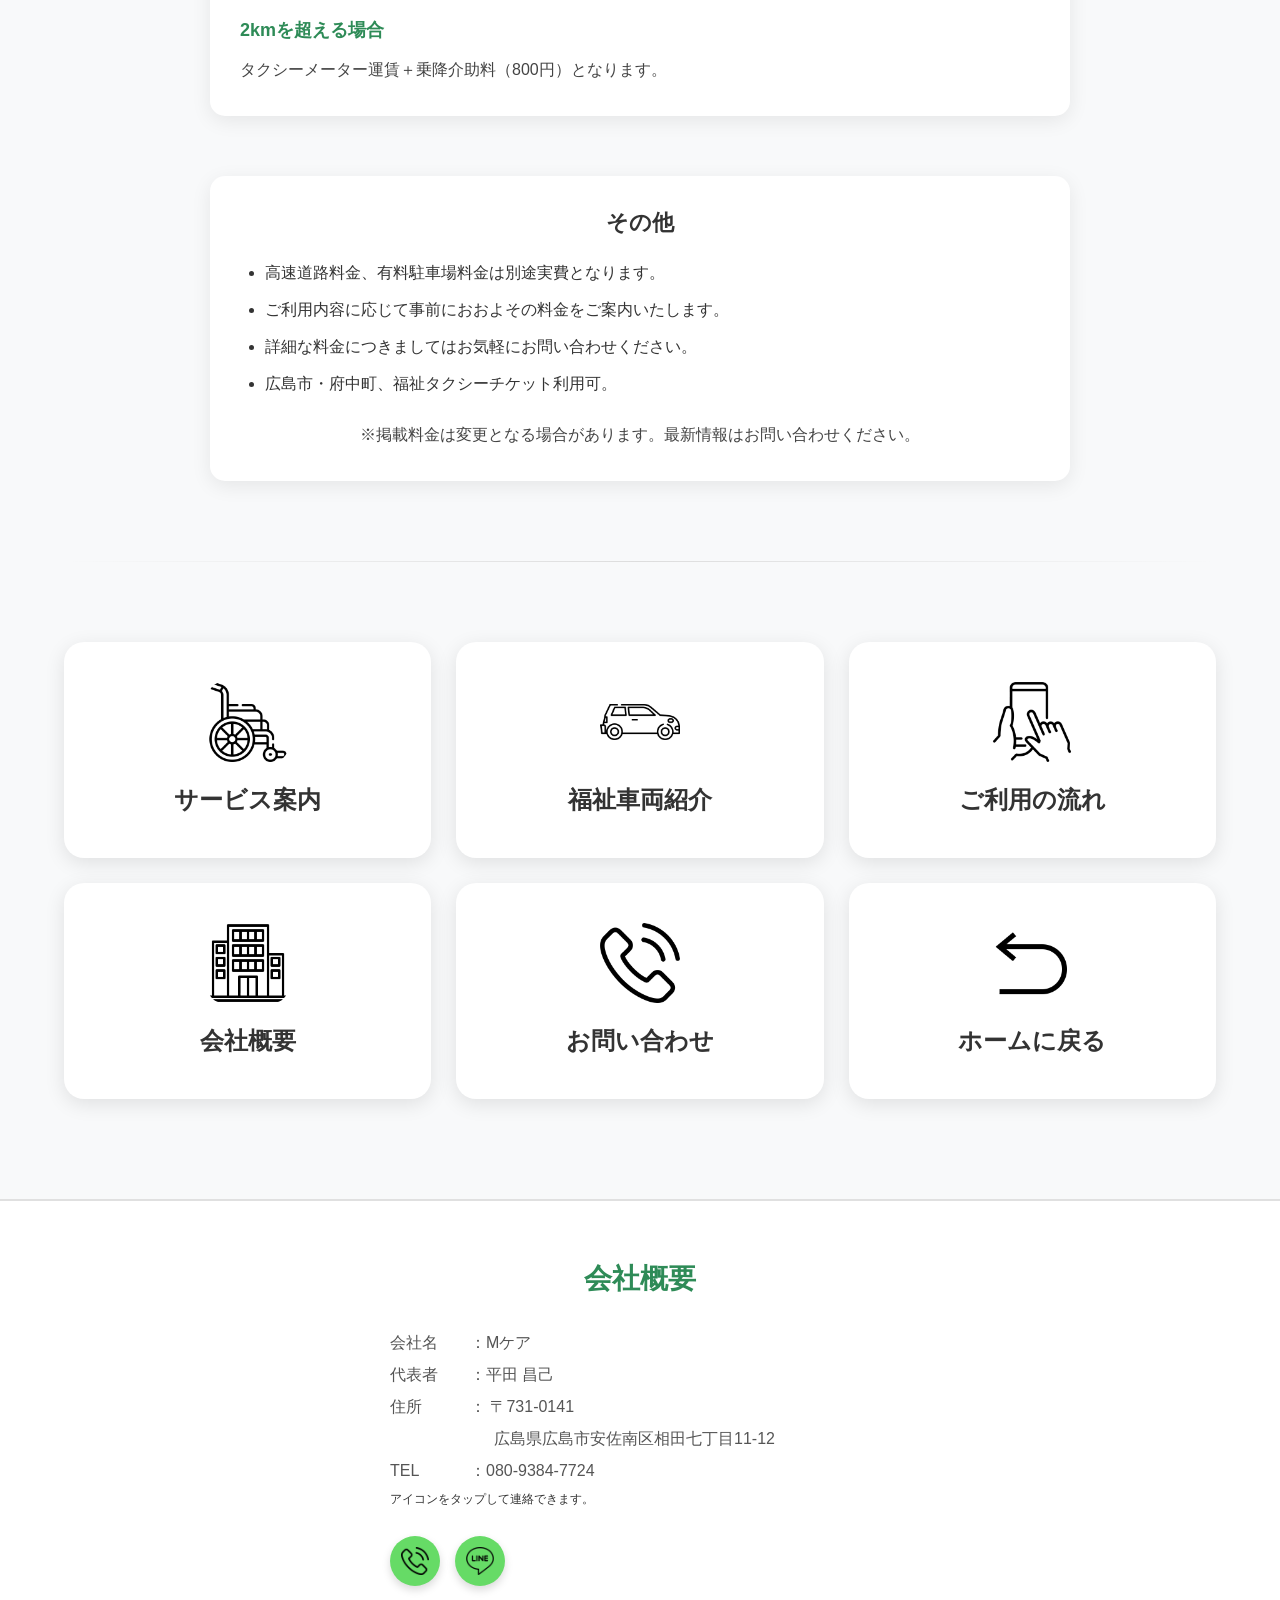
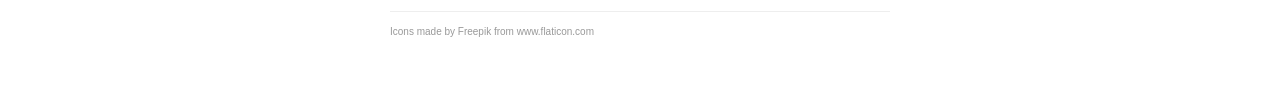
<file: price.html>
<!DOCTYPE html>
<html lang="ja">
<head>
    <meta charset="UTF-8">
    <meta name="viewport" content="width=device-width, initial-scale=1.0">
    <title>介護タクシーMケア｜広島市の安心送迎サービス</title>
    <meta property="og:title" content="介護タクシーMケア">
    <meta property="og:description" content="広島市内周辺の安心・安全な介護タクシーサービス">
    <meta property="og:type" content="website">
    <meta property="og:url" content="https://あなたのURL">
    <meta property="og:image" content="https://あなたのURL/assets/images/ogp.jpg">
    <meta name="twitter:card" content="summary_large_image">
    <meta name="twitter:title" content="介護タクシーMケア">
    <meta name="twitter:description" content="広島市内周辺の安心・安全な介護タクシーサービス">
    <meta name="twitter:image" content="https://あなたのURL/assets/images/ogp.jpg">
    <meta name="description" content="広島市内周辺の介護タクシーMケア。車椅子対応・通院・外出を安心安全にサポートします。">
    <meta name="keywords" content="介護タクシー,広島,福祉タクシー,車椅子対応,送迎">
    <meta name="theme-color" content="#2e8b57">

    <link rel="stylesheet" href="./assets/css/common/sanitize.css">
    <link rel="stylesheet" href="./assets/css/common/body.css">
    <link rel="stylesheet" href="./assets/css/common/footer.css">
    <link rel="stylesheet" href="./assets/css/common/header.css">
    <link rel="stylesheet" href="./assets/css/common/menu.css">
    <link rel="stylesheet" href="./assets/css/common/animation.css">
    <link rel="stylesheet" href="./assets/css/common/hero.css">
    <link rel="stylesheet" href="./assets/css/common/section.css">
    <link rel="stylesheet" href="./assets/css/price.css">
</head>

<body>

    <div id="header"></div>

    <!-- サイドメニュー -->
    <nav id="side-menu">

        <a href="./service.html">サービス内容</a>
        <a href="./vehicle.html">福祉車両紹介</a>
        <a href="./flow.html">ご利用の流れ</a>
        <a href="./company.ht[ml">会社概要</a>
        <a href="./contact.html">お問い合わせ</a>
        <a href="./index.html">ホームに戻る</a>

    </nav>


    <!-- メイン画像 -->
    <section class="hero">

        <img src="./assets/images/money Photo.jpg" alt="メイン画像">

        <div class="hero-text">
            <h1>料金案内</h1>
        </div>

    </section>


    <!-- 内容 -->
    <section class="price">

        <div class="price-block">
            <h3>基本運賃（認可運賃）</h3>
            <p>
                Mケアでは、中国運輸局認可の運賃に基づいて営業しております。
            </p>

            <h4>■ 距離制運賃</h4>
            <ul>
                <li>初乗り（1.45kmまで）：800円</li>
                <li>加算運賃（300mごと）：100円</li>
            </ul>

            <h4>■ 時間距離併用運賃</h4>
            <p>
                時速10km以下で走行した場合、1分50秒ごとに100円が加算されます。<br>
                （渋滞や待機などの場合に適用されます。）
            </p>
        </div>

        <div class="price-block">
            <h3>介助料金</h3>
            <ul>
                <li><strong>乗降介助：</strong>800円</li>
            </ul>
            <p>
                安全にご乗車いただくため、乗り降りのお手伝いを含めた料金です。
            </p>
        </div>

        <div class="price-block">
            <h3>
                ご利用料金の目安<br>
                （ご自宅〜目的地）
            </h3>

            <h4>近距離の通院（2km以内）</h4>
            <p>
                2km以内は最低料金の一律2,600円でご利用いただけます。
            </p>

            <h4>2kmを超える場合</h4>
            <p>
                タクシーメーター運賃＋乗降介助料（800円）となります。
            </p>
        </div>

        <div class="price-block">
            <h3>その他</h3>
            <ul>
                <li>高速道路料金、有料駐車場料金は別途実費となります。</li>
                <li>ご利用内容に応じて事前におおよその料金をご案内いたします。</li>
                <li>詳細な料金につきましてはお気軽にお問い合わせください。</li>
                <li>広島市・府中町、福祉タクシーチケット利用可。</li>
            </ul>

            <p class="price-note">
                ※掲載料金は変更となる場合があります。最新情報はお問い合わせください。
            </p>
        </div>

    </section>
    <!-- 線 -->

    <div class="section-divider"></div>

    <!-- メニュー -->
    <section class="menu">

        <a href="./service.html" class="card">
            <img src="./assets/images/wheelchair.png" alt="サービス案内">
            <span>サービス案内</span>
        </a>

        <a href="./vehicle.html" class="card">
            <img src="./assets/images/car.png" alt="福祉車両紹介">
            <span>福祉車両紹介</span>
        </a>

        <a href="./flow.html" class="card">
            <img src="./assets/images/touch.png" alt="ご利用の流れ">
            <span>ご利用の流れ</span>
        </a>

        <a href="./company.html" class="card">
            <img src="./assets/images/company.png" alt="会社概要">
            <span>会社概要</span>
        </a>

        <a href="./contact.html" class="card">
            <img src="./assets/images/phone-call.png" alt="お問い合わせ">
            <span>お問い合わせ</span>
        </a>

        <a href="./index.html" class="card">
            <img src="./assets/images/return.png" alt="ホームに戻る">
            <span>ホームに戻る</span>
        </a>

    </section>

    <div id="footer"></div>

    <script src="./assets/js/header.js"></script>
    <script src="./assets/js/footer.js" defer></script>
    <script src="./assets/js/index.js" defer></script>

</body>
</html>
</file>
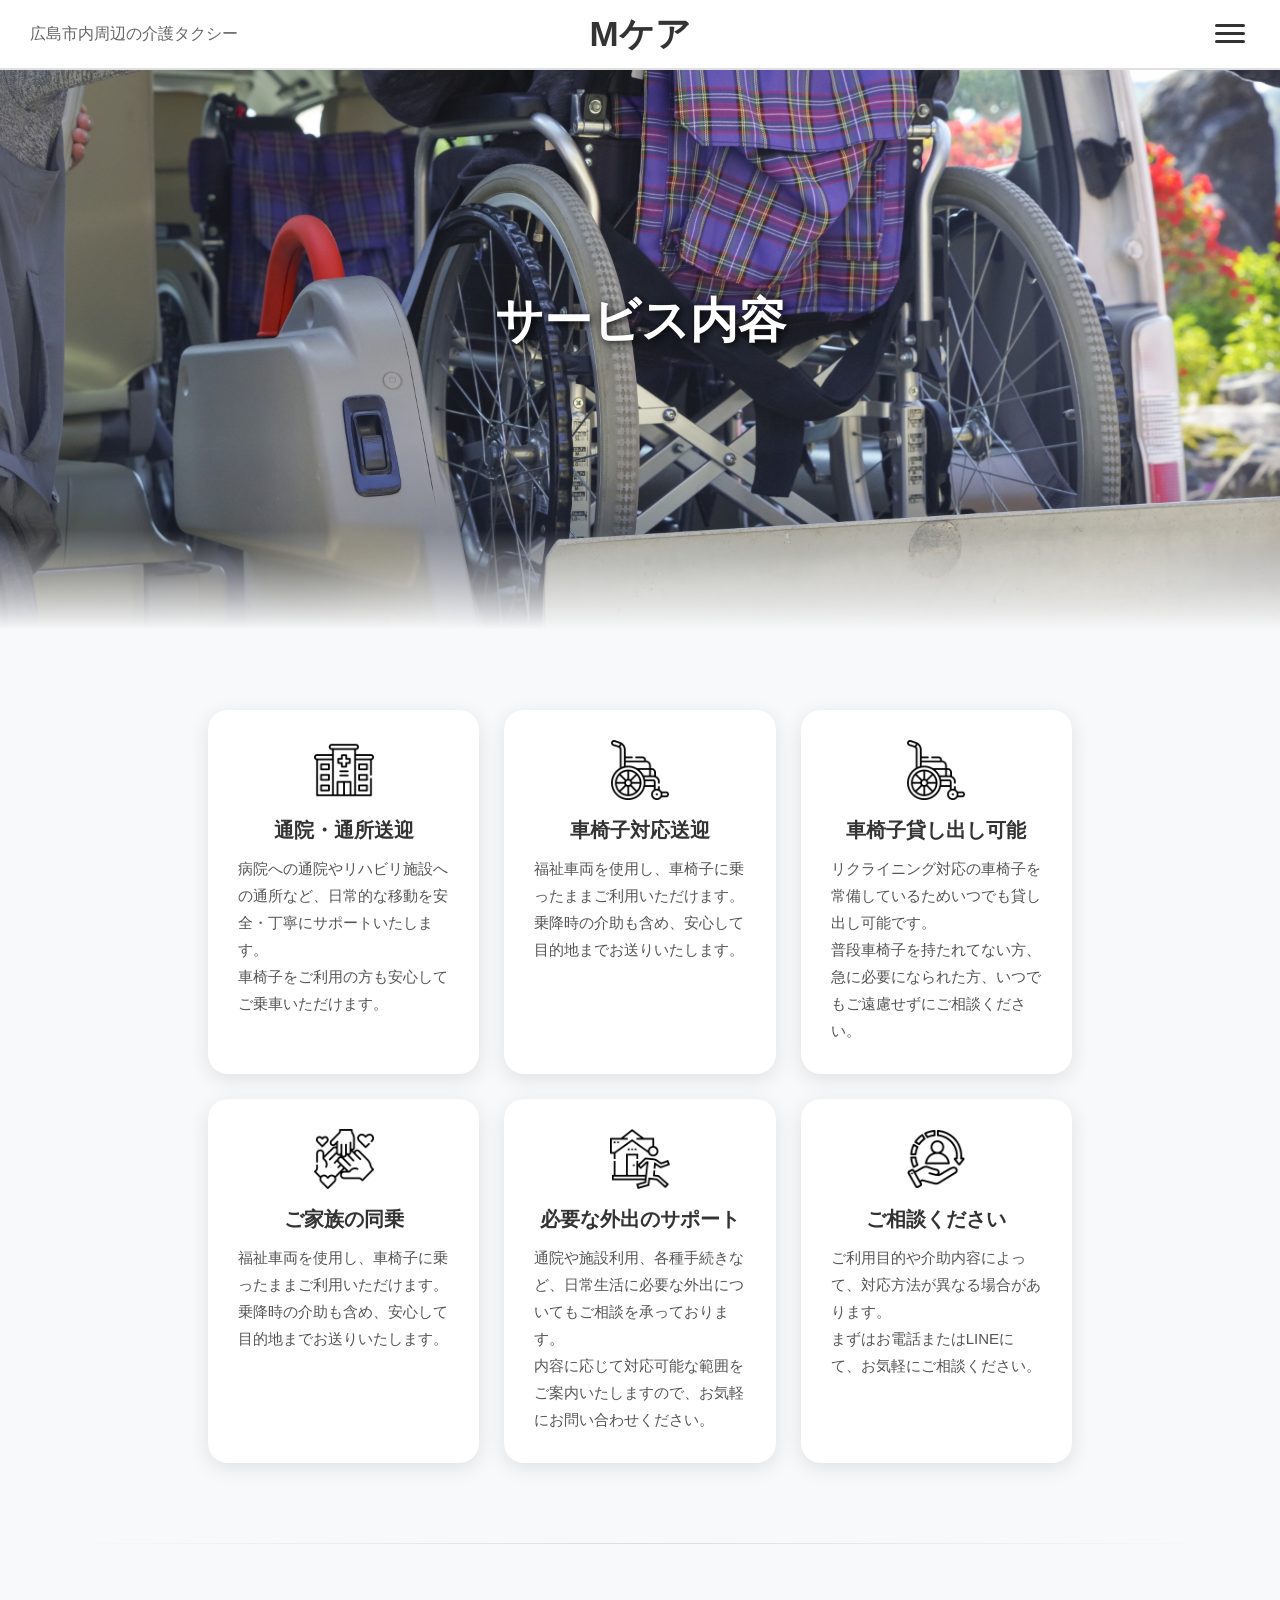
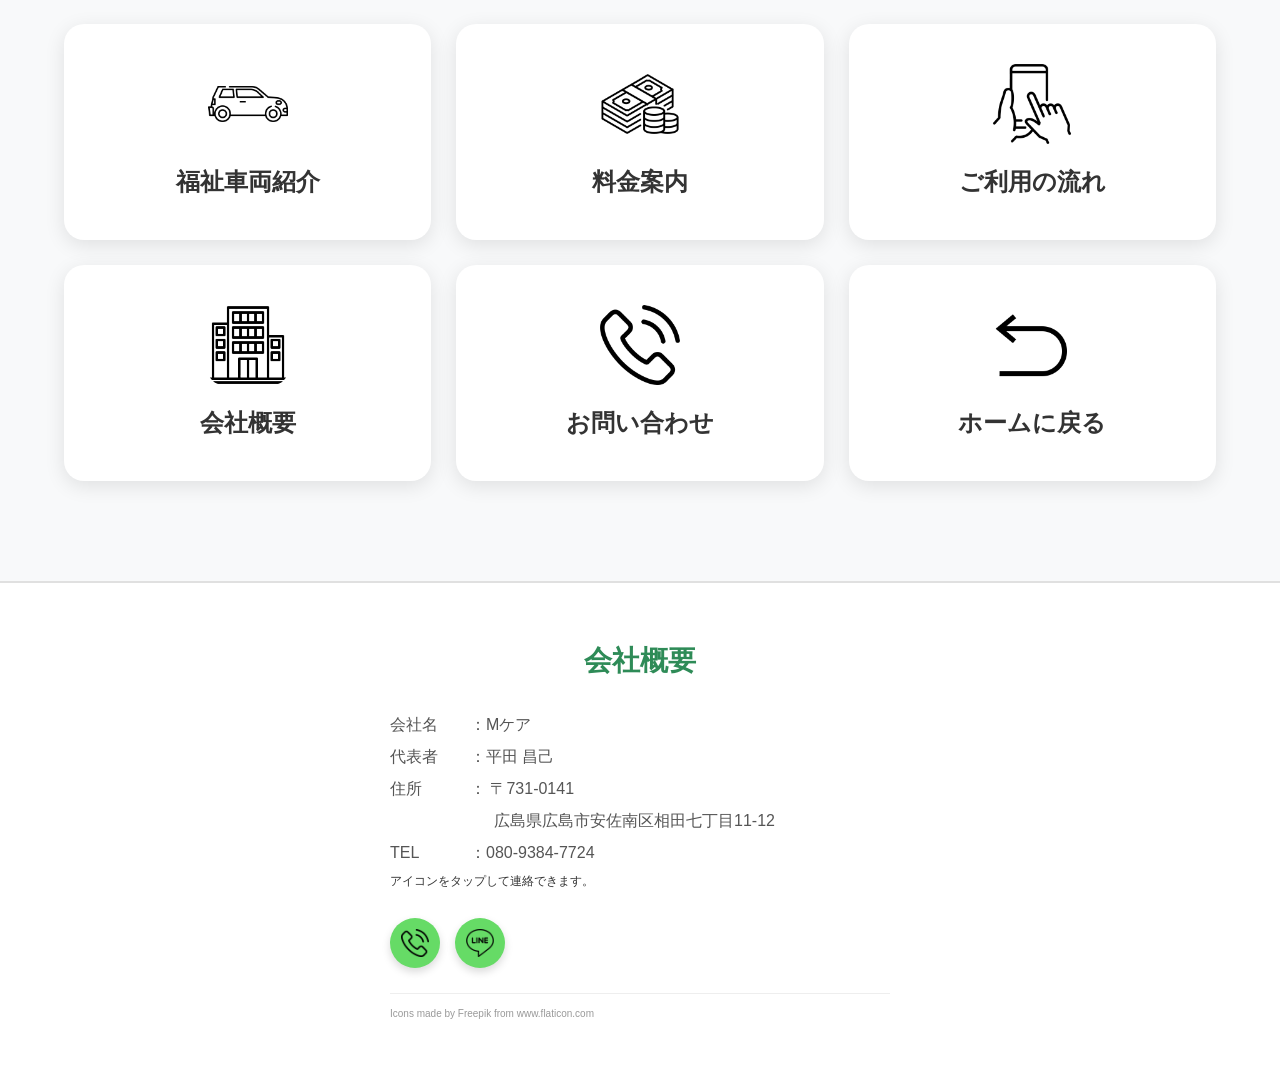
<file: service.html>
<!DOCTYPE html>
<html lang="ja">
<head>
    <meta charset="UTF-8">
    <meta name="viewport" content="width=device-width, initial-scale=1.0">
    <title>介護タクシーMケア｜広島市の安心送迎サービス</title>
    <meta property="og:title" content="介護タクシーMケア">
    <meta property="og:description" content="広島市内周辺の安心・安全な介護タクシーサービス">
    <meta property="og:type" content="website">
    <meta property="og:url" content="https://あなたのURL">
    <meta property="og:image" content="https://あなたのURL/assets/images/ogp.jpg">
    <meta name="twitter:card" content="summary_large_image">
    <meta name="twitter:title" content="介護タクシーMケア">
    <meta name="twitter:description" content="広島市内周辺の安心・安全な介護タクシーサービス">
    <meta name="twitter:image" content="https://あなたのURL/assets/images/ogp.jpg">
    <meta name="description" content="広島市内周辺の介護タクシーMケア。車椅子対応・通院・外出を安心安全にサポートします。">
    <meta name="keywords" content="介護タクシー,広島,福祉タクシー,車椅子対応,送迎">
    <meta name="theme-color" content="#2e8b57">

    <link rel="stylesheet" href="./assets/css/common/sanitize.css">
    <link rel="stylesheet" href="./assets/css/common/body.css">
    <link rel="stylesheet" href="./assets/css/common/footer.css">
    <link rel="stylesheet" href="./assets/css/common/header.css">
    <link rel="stylesheet" href="./assets/css/common/menu.css">
    <link rel="stylesheet" href="./assets/css/common/animation.css">
    <link rel="stylesheet" href="./assets/css/common/hero.css">
    <link rel="stylesheet" href="./assets/css/common/section.css">
    <link rel="stylesheet" href="./assets/css/service.css">
</head>

<body>

    <div id="header"></div>

    <!-- サイドメニュー -->
    <nav id="side-menu">

        <a href="./vehicle.html">福祉車両紹介</a>
        <a href="./price.html">料金案内</a>
        <a href="./flow.html">ご利用の流れ</a>
        <a href="./company.html">会社概要</a>
        <a href="./contact.html">お問い合わせ</a>
        <a href="./index.html">ホームに戻る</a>

    </nav>


    <!-- メイン画像 -->
    <section class="hero">

        <img src="./assets/images/32542741_m.jpg" alt="メイン画像">

        <div class="hero-text">
            <h1>サービス内容</h1>
        </div>

    </section>


    <!-- ご挨拶 -->

    <section class="service">

        <div class="service-list">

            <div class="service-item">
                <img src="./assets/images/hospital.png" alt="通院送迎">
                <h3>通院・通所送迎</h3>
                <p>
                    病院への通院やリハビリ施設への通所など、日常的な移動を安全・丁寧にサポートいたします。<br>
                    車椅子をご利用の方も安心してご乗車いただけます。
                </p>
            </div>

            <div class="service-item">
                <img src="./assets/images/wheelchair.png" alt="車椅子対応">
                <h3>車椅子対応送迎</h3>
                <p>
                    福祉車両を使用し、車椅子に乗ったままご利用いただけます。<br>
                    乗降時の介助も含め、安心して目的地までお送りいたします。
                </p>
            </div>

            <div class="service-item">
                <img src="./assets/images/wheelchair.png" alt="車椅子対応">
                <h3>車椅子貸し出し可能</h3>
                <p>
                    リクライニング対応の車椅子を常備しているためいつでも貸し出し可能です。<br>
                    普段車椅子を持たれてない方、急に必要になられた方、いつでもご遠慮せずにご相談ください。
                </p>
            </div>

            <div class="service-item">
                <img src="./assets/images/foster-family.png" alt="家族同乗">
                <h3>ご家族の同乗</h3>
                <p>
                    福祉車両を使用し、車椅子に乗ったままご利用いただけます。<br>
                    乗降時の介助も含め、安心して目的地までお送りいたします。
                </p>
            </div>

            <div class="service-item">
                <img src="./assets/images/out-of-home.png" alt="外出支援">
                <h3>必要な外出のサポート</h3>
                <p>
                    通院や施設利用、各種手続きなど、日常生活に必要な外出についてもご相談を承っております。<br>
                    内容に応じて対応可能な範囲をご案内いたしますので、お気軽にお問い合わせください。
                </p>
            </div>

            <div class="service-item">
                <img src="./assets/images/customer-service.png" alt="相談">
                <h3>ご相談ください</h3>
                <p>
                    ご利用目的や介助内容によって、対応方法が異なる場合があります。<br>
                    まずはお電話またはLINEにて、お気軽にご相談ください。
                </p>
            </div>

        </div>

    </section>

    <div class="section-divider"></div>

    <!-- メニュー -->
    <section class="menu">

        <a href="./vehicle.html" class="card">
            <img src="./assets/images/car.png" alt="福祉車両紹介">
            <span>福祉車両紹介</span>
        </a>

        <a href="./price.html" class="card">
            <img src="./assets/images/money.png" alt="料金案内">
            <span>料金案内</span>
        </a>

        <a href="./flow.html" class="card">
            <img src="./assets/images/touch.png" alt="ご利用の流れ">
            <span>ご利用の流れ</span>
        </a>

        <a href="./company.html" class="card">
            <img src="./assets/images/company.png" alt="会社概要">
            <span>会社概要</span>
        </a>

        <a href="./contact.html" class="card">
            <img src="./assets/images/phone-call.png" alt="お問い合わせ">
            <span>お問い合わせ</span>
        </a>

        <a href="./index.html" class="card">
            <img src="./assets/images/return.png" alt="ホームに戻る">
            <span>ホームに戻る</span>
        </a>

    </section>

    <div id="footer"></div>

    <script src="./assets/js/header.js"></script>
    <script src="./assets/js/footer.js" defer></script>
    <script src="./assets/js/index.js" defer></script>

</body>
</html>
</file>
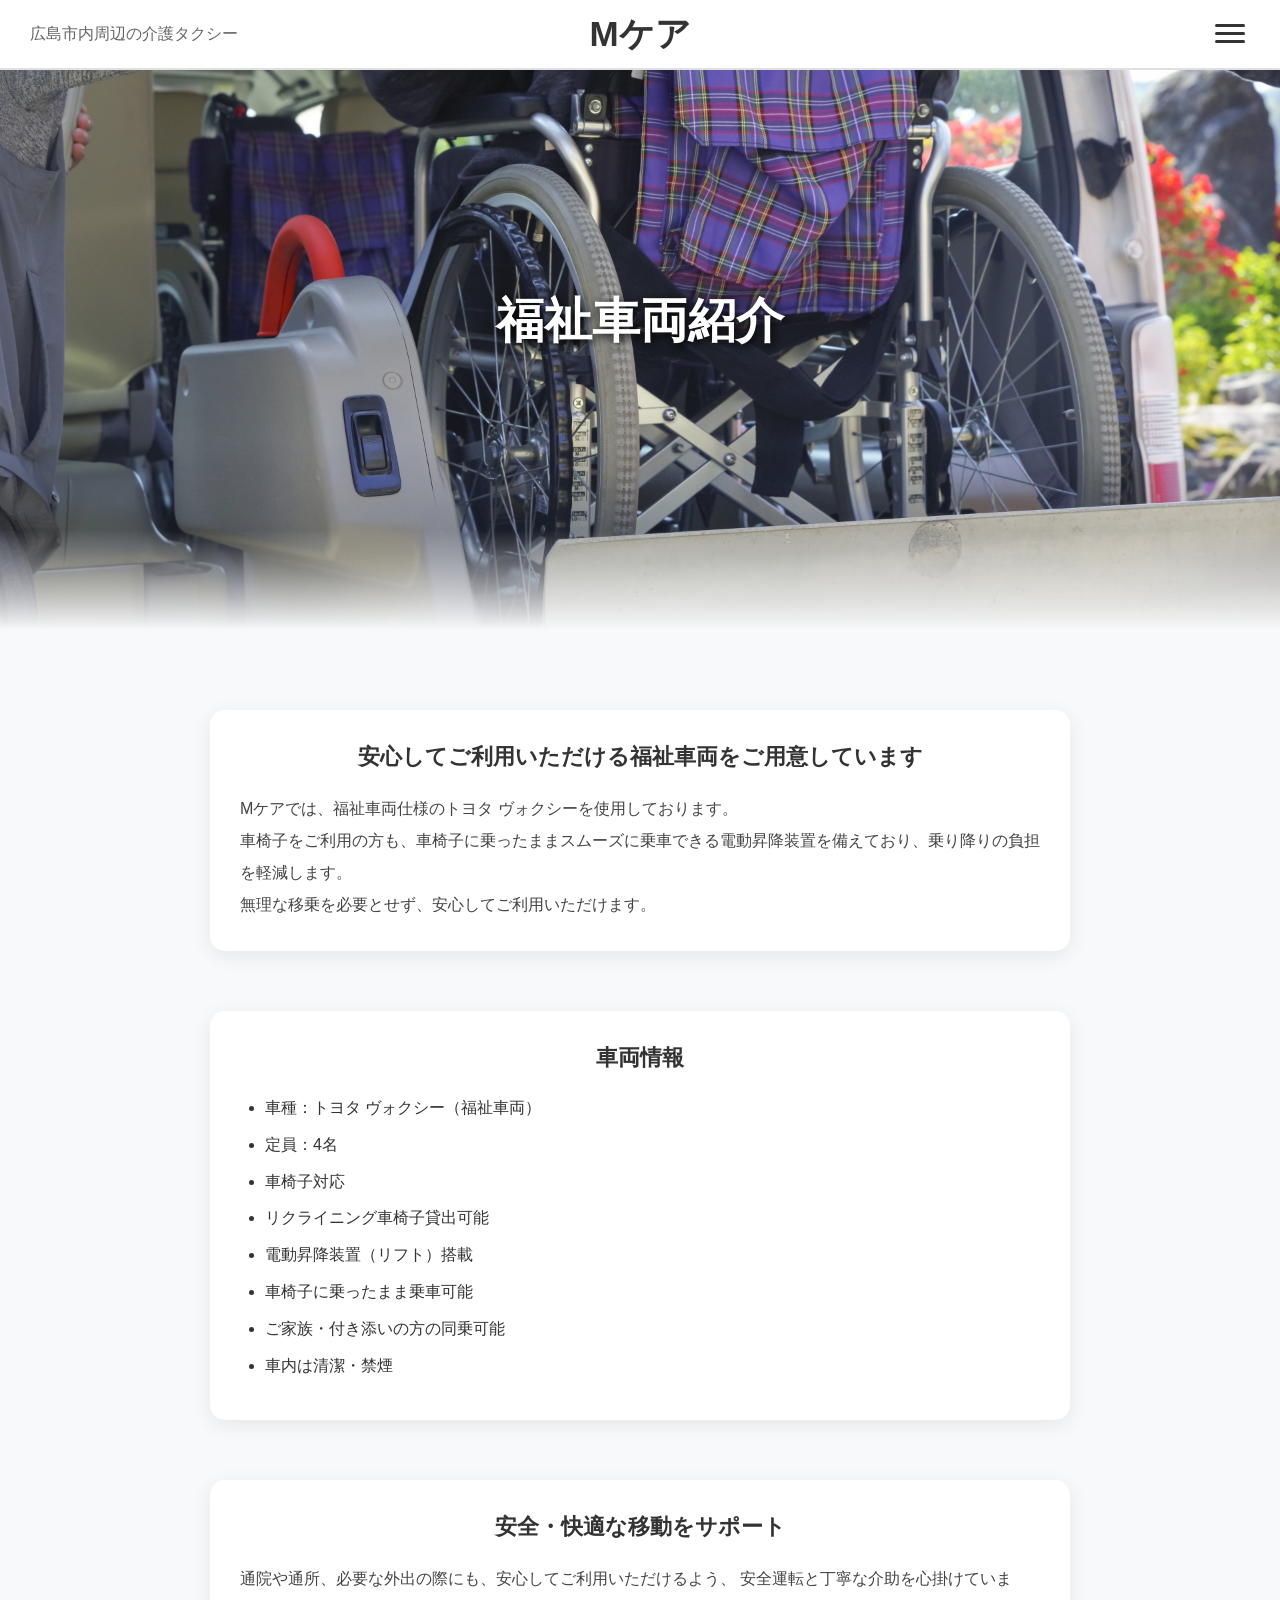
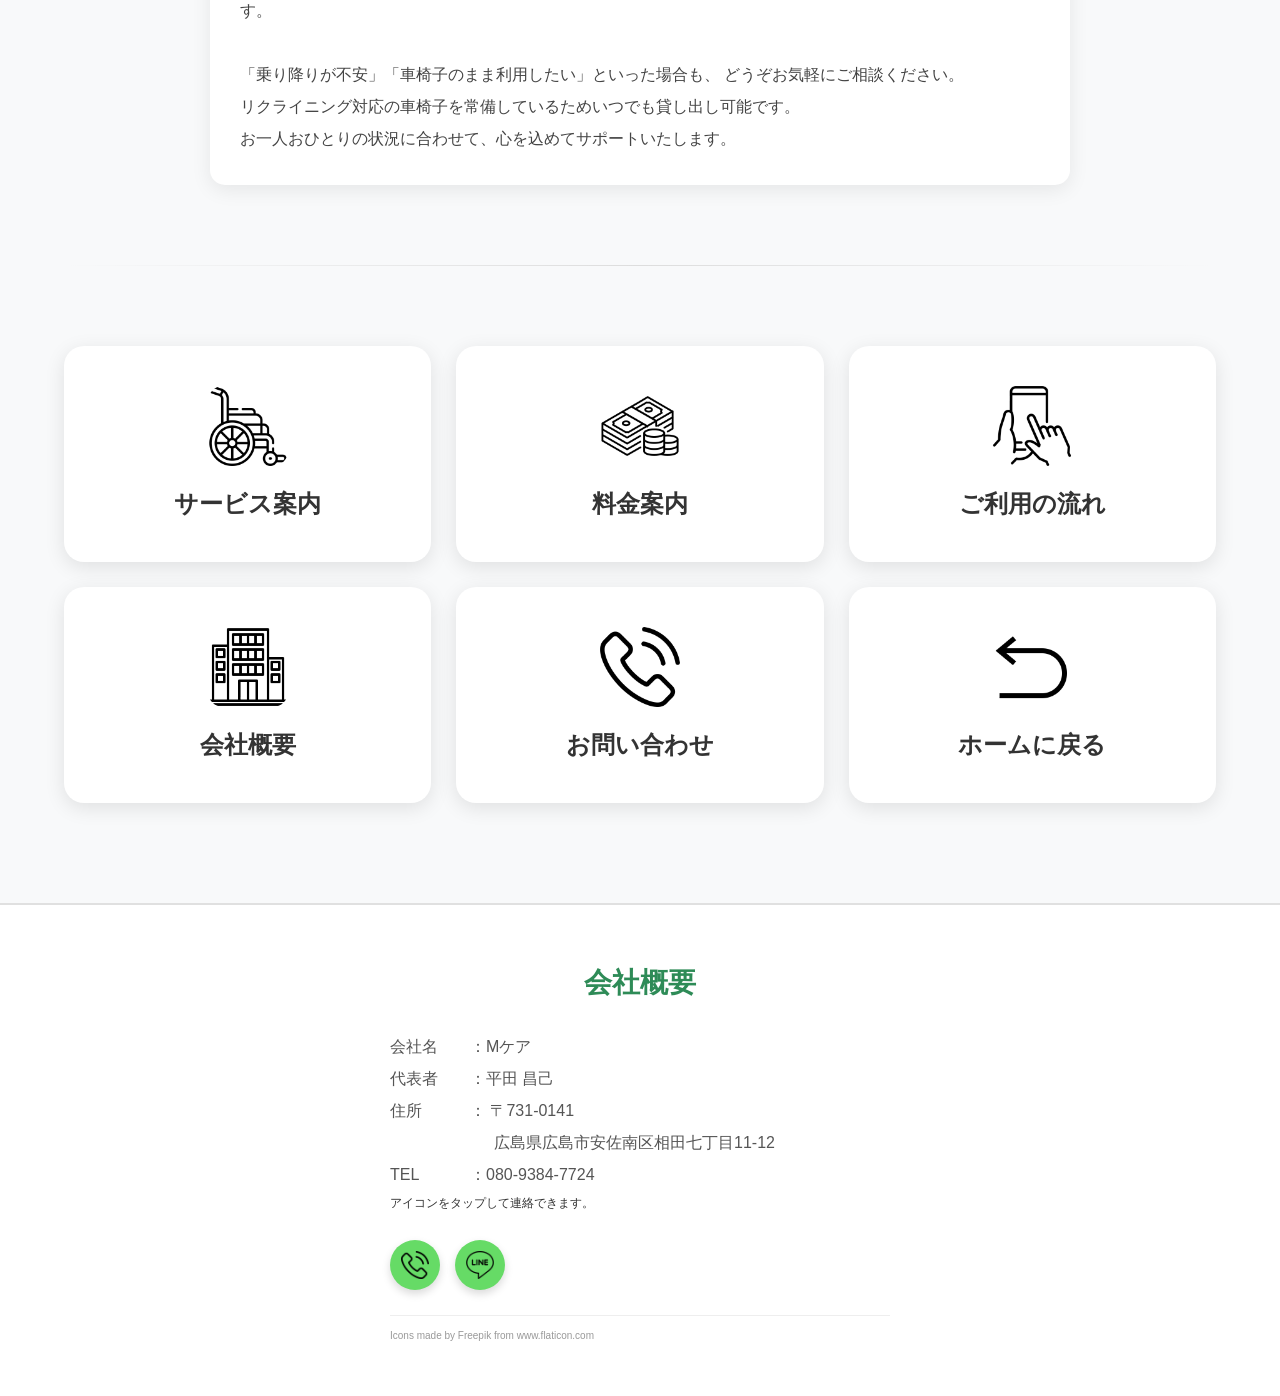
<file: vehicle.html>
<!DOCTYPE html>
<html lang="ja">
<head>
    <meta charset="UTF-8">
    <meta name="viewport" content="width=device-width, initial-scale=1.0">
    <title>介護タクシーMケア｜広島市の安心送迎サービス</title>
    <meta property="og:title" content="介護タクシーMケア">
    <meta property="og:description" content="広島市内周辺の安心・安全な介護タクシーサービス">
    <meta property="og:type" content="website">
    <meta property="og:url" content="https://あなたのURL">
    <meta property="og:image" content="https://あなたのURL/assets/images/ogp.jpg">
    <meta name="twitter:card" content="summary_large_image">
    <meta name="twitter:title" content="介護タクシーMケア">
    <meta name="twitter:description" content="広島市内周辺の安心・安全な介護タクシーサービス">
    <meta name="twitter:image" content="https://あなたのURL/assets/images/ogp.jpg">
    <meta name="description" content="広島市内周辺の介護タクシーMケア。車椅子対応・通院・外出を安心安全にサポートします。">
    <meta name="keywords" content="介護タクシー,広島,福祉タクシー,車椅子対応,送迎">
    <meta name="theme-color" content="#2e8b57">

    <link rel="stylesheet" href="./assets/css/common/sanitize.css">
    <link rel="stylesheet" href="./assets/css/common/body.css">
    <link rel="stylesheet" href="./assets/css/common/footer.css">
    <link rel="stylesheet" href="./assets/css/common/header.css">
    <link rel="stylesheet" href="./assets/css/common/menu.css">
    <link rel="stylesheet" href="./assets/css/common/animation.css">
    <link rel="stylesheet" href="./assets/css/common/hero.css">
    <link rel="stylesheet" href="./assets/css/common/section.css">
    <link rel="stylesheet" href="./assets/css/vehicle.css">
</head>

<body>

    <div id="header"></div>

    <!-- サイドメニュー -->
    <nav id="side-menu">

        <a href="./service.html">サービス内容</a>
        <a href="./price.html">料金案内</a>
        <a href="./flow.html">ご利用の流れ</a>
        <a href="./company.html">会社概要</a>
        <a href="./contact.html">お問い合わせ</a>
        <a href="./index.html">ホームに戻る</a>

    </nav>


    <!-- メイン画像 -->
    <section class="hero">

        <img src="./assets/images/32542741_m.jpg" alt="メイン画像">

        <div class="hero-text">
            <h1>福祉車両紹介</h1>
        </div>

    </section>


    <!-- 内容 -->
    <section class="vehicle">

        <div class="vehicle-block">
            <h3>安心してご利用いただける福祉車両をご用意しています</h3>

            <p>
                Mケアでは、福祉車両仕様のトヨタ ヴォクシーを使用しております。<br>
                車椅子をご利用の方も、車椅子に乗ったままスムーズに乗車できる電動昇降装置を備えており、乗り降りの負担を軽減します。<br>
                無理な移乗を必要とせず、安心してご利用いただけます。
            </p>
        </div>

        <div class="vehicle-block">
            <h3>車両情報</h3>

            <ul>
                <li>車種：トヨタ ヴォクシー（福祉車両）</li>
                <li>定員：4名</li>
                <li>車椅子対応</li>
                <li>リクライニング車椅子貸出可能</li>
                <li>電動昇降装置（リフト）搭載</li>
                <li>車椅子に乗ったまま乗車可能</li>
                <li>ご家族・付き添いの方の同乗可能</li>
                <li>車内は清潔・禁煙</li>
            </ul>
        </div>

        <div class="vehicle-block">
            <h3>安全・快適な移動をサポート</h3>

            <p>
                通院や通所、必要な外出の際にも、安心してご利用いただけるよう、
                安全運転と丁寧な介助を心掛けています。<br><br>

                「乗り降りが不安」「車椅子のまま利用したい」といった場合も、
                どうぞお気軽にご相談ください。<br>
                リクライニング対応の車椅子を常備しているためいつでも貸し出し可能です。<br>
                お一人おひとりの状況に合わせて、心を込めてサポートいたします。
            </p>
        </div>

    </section>
    <!-- 線 -->

    <div class="section-divider"></div>

    <!-- メニュー -->
    <section class="menu">

        <a href="./service.html" class="card">
            <img src="./assets/images/wheelchair.png" alt="サービス案内">
            <span>サービス案内</span>
        </a>

        <a href="price.html" class="card">
            <img src="./assets/images/money.png" alt="料金案内">
            <span>料金案内</span>
        </a>

        <a href="./price.html" class="card">
            <img src="./assets/images/touch.png" alt="ご利用の流れ">
            <span>ご利用の流れ</span>
        </a>

        <a href="./company.html" class="card">
            <img src="./assets/images/company.png" alt="会社概要">
            <span>会社概要</span>
        </a>

        <a href="./contact.html" class="card">
            <img src="./assets/images/phone-call.png" alt="お問い合わせ">
            <span>お問い合わせ</span>
        </a>

        <a href="./index.html" class="card">
            <img src="./assets/images/return.png" alt="ホームに戻る">
            <span>ホームに戻る</span>
        </a>

    </section>

    <div id="footer"></div>

    <script src="./assets/js/header.js"></script>
    <script src="./assets/js/footer.js" defer></script>
    <script src="./assets/js/index.js" defer></script>

</body>
</html>
</file>
<file: assets/css/common/sanitize.css>
/* Document
 * ========================================================================== */

/**
 * Add border box sizing in all browsers (opinionated).
 */

*,
::before,
::after {
  box-sizing: border-box;
}

/**
 * 1. Add text decoration inheritance in all browsers (opinionated).
 * 2. Add vertical alignment inheritance in all browsers (opinionated).
 */

::before,
::after {
  text-decoration: inherit; /* 1 */
  vertical-align: inherit; /* 2 */
}

/**
 * 1. Use the default cursor in all browsers (opinionated).
 * 2. Change the line height in all browsers (opinionated).
 * 3. Use a 4-space tab width in all browsers (opinionated).
 * 4. Remove the grey highlight on links in iOS (opinionated).
 * 5. Prevent adjustments of font size after orientation changes in
 *    IE on Windows Phone and in iOS.
 * 6. Breaks words to prevent overflow in all browsers (opinionated).
 */

html {
  cursor: default; /* 1 */
  line-height: 1.5; /* 2 */
  -moz-tab-size: 4; /* 3 */
  tab-size: 4; /* 3 */
  -webkit-tap-highlight-color: transparent /* 4 */;
  -ms-text-size-adjust: 100%; /* 5 */
  -webkit-text-size-adjust: 100%; /* 5 */
  word-break: break-word; /* 6 */
}

/* Sections
 * ========================================================================== */

/**
 * Remove the margin in all browsers (opinionated).
 */

body {
  margin: 0;
}

/**
 * Correct the font size and margin on `h1` elements within `section` and
 * `article` contexts in Chrome, Edge, Firefox, and Safari.
 */

h1 {
  font-size: 2em;
  margin: 0.67em 0;
}

/* Grouping content
 * ========================================================================== */

/**
 * Remove the margin on nested lists in Chrome, Edge, IE, and Safari.
 */

dl dl,
dl ol,
dl ul,
ol dl,
ul dl {
  margin: 0;
}

/**
 * Remove the margin on nested lists in Edge 18- and IE.
 */

ol ol,
ol ul,
ul ol,
ul ul {
  margin: 0;
}

/**
 * 1. Add the correct sizing in Firefox.
 * 2. Show the overflow in Edge 18- and IE.
 */

hr {
  height: 0; /* 1 */
  overflow: visible; /* 2 */
}

/**
 * Add the correct display in IE.
 */

main {
  display: block;
}

/**
 * Remove the list style on navigation lists in all browsers (opinionated).
 */

nav ol,
nav ul {
  list-style: none;
  padding: 0;
}

/**
 * 1. Correct the inheritance and scaling of font size in all browsers.
 * 2. Correct the odd `em` font sizing in all browsers.
 */

pre {
  font-family: monospace, monospace; /* 1 */
  font-size: 1em; /* 2 */
}

/* Text-level semantics
 * ========================================================================== */

/**
 * Remove the gray background on active links in IE 10.
 */

a {
  background-color: transparent;
}

/**
 * Add the correct text decoration in Edge 18-, IE, and Safari.
 */

abbr[title] {
  text-decoration: underline;
  text-decoration: underline dotted;
}

/**
 * Add the correct font weight in Chrome, Edge, and Safari.
 */

b,
strong {
  font-weight: bolder;
}

/**
 * 1. Correct the inheritance and scaling of font size in all browsers.
 * 2. Correct the odd `em` font sizing in all browsers.
 */

code,
kbd,
samp {
  font-family: monospace, monospace; /* 1 */
  font-size: 1em; /* 2 */
}

/**
 * Add the correct font size in all browsers.
 */

small {
  font-size: 80%;
}

/* Embedded content
 * ========================================================================== */

/*
 * Change the alignment on media elements in all browsers (opinionated).
 */

audio,
canvas,
iframe,
img,
svg,
video {
  vertical-align: middle;
}

/**
 * Add the correct display in IE 9-.
 */

audio,
video {
  display: inline-block;
}

/**
 * Add the correct display in iOS 4-7.
 */

audio:not([controls]) {
  display: none;
  height: 0;
}

/**
 * Remove the border on iframes in all browsers (opinionated).
 */

iframe {
  border-style: none;
}

/**
 * Remove the border on images within links in IE 10-.
 */

img {
  border-style: none;
}

/**
 * Change the fill color to match the text color in all browsers (opinionated).
 */

svg:not([fill]) {
  fill: currentColor;
}

/**
 * Hide the overflow in IE.
 */

svg:not(:root) {
  overflow: hidden;
}

/* Tabular data
 * ========================================================================== */

/**
 * Collapse border spacing in all browsers (opinionated).
 */

table {
  border-collapse: collapse;
}

/* Forms
 * ========================================================================== */

/**
 * Remove the margin on controls in Safari.
 */

button,
input,
select {
  margin: 0;
}

/**
 * 1. Show the overflow in IE.
 * 2. Remove the inheritance of text transform in Edge 18-, Firefox, and IE.
 */

button {
  overflow: visible; /* 1 */
  text-transform: none; /* 2 */
}

/**
 * Correct the inability to style buttons in iOS and Safari.
 */

button,
[type="button"],
[type="reset"],
[type="submit"] {
  -webkit-appearance: button;
}

/**
 * 1. Change the inconsistent appearance in all browsers (opinionated).
 * 2. Correct the padding in Firefox.
 */

fieldset {
  border: 1px solid #a0a0a0; /* 1 */
  padding: 0.35em 0.75em 0.625em; /* 2 */
}

/**
 * Show the overflow in Edge 18- and IE.
 */

input {
  overflow: visible;
}

/**
 * 1. Correct the text wrapping in Edge 18- and IE.
 * 2. Correct the color inheritance from `fieldset` elements in IE.
 */

legend {
  color: inherit; /* 2 */
  display: table; /* 1 */
  max-width: 100%; /* 1 */
  white-space: normal; /* 1 */
}

/**
 * 1. Add the correct display in Edge 18- and IE.
 * 2. Add the correct vertical alignment in Chrome, Edge, and Firefox.
 */

progress {
  display: inline-block; /* 1 */
  vertical-align: baseline; /* 2 */
}

/**
 * Remove the inheritance of text transform in Firefox.
 */

select {
  text-transform: none;
}

/**
 * 1. Remove the margin in Firefox and Safari.
 * 2. Remove the default vertical scrollbar in IE.
 * 3. Change the resize direction in all browsers (opinionated).
 */

textarea {
  margin: 0; /* 1 */
  overflow: auto; /* 2 */
  resize: vertical; /* 3 */
}

/**
 * Remove the padding in IE 10-.
 */

[type="checkbox"],
[type="radio"] {
  padding: 0;
}

/**
 * 1. Correct the odd appearance in Chrome, Edge, and Safari.
 * 2. Correct the outline style in Safari.
 */

[type="search"] {
  -webkit-appearance: textfield; /* 1 */
  outline-offset: -2px; /* 2 */
}

/**
 * Correct the cursor style of increment and decrement buttons in Safari.
 */

::-webkit-inner-spin-button,
::-webkit-outer-spin-button {
  height: auto;
}

/**
 * Correct the text style of placeholders in Chrome, Edge, and Safari.
 */

::-webkit-input-placeholder {
  color: inherit;
  opacity: 0.54;
}

/**
 * Remove the inner padding in Chrome, Edge, and Safari on macOS.
 */

::-webkit-search-decoration {
  -webkit-appearance: none;
}

/**
 * 1. Correct the inability to style upload buttons in iOS and Safari.
 * 2. Change font properties to `inherit` in Safari.
 */

::-webkit-file-upload-button {
  -webkit-appearance: button; /* 1 */
  font: inherit; /* 2 */
}

/**
 * Remove the inner border and padding of focus outlines in Firefox.
 */

::-moz-focus-inner {
  border-style: none;
  padding: 0;
}

/**
 * Restore the focus outline styles unset by the previous rule in Firefox.
 */

:-moz-focusring {
  outline: 1px dotted ButtonText;
}

/**
 * Remove the additional :invalid styles in Firefox.
 */

:-moz-ui-invalid {
  box-shadow: none;
}

/* Interactive
 * ========================================================================== */

/*
 * Add the correct display in Edge 18- and IE.
 */

details {
  display: block;
}

/*
 * Add the correct styles in Edge 18-, IE, and Safari.
 */

dialog {
  background-color: white;
  border: solid;
  color: black;
  display: block;
  height: -moz-fit-content;
  height: -webkit-fit-content;
  height: fit-content;
  left: 0;
  margin: auto;
  padding: 1em;
  position: absolute;
  right: 0;
  width: -moz-fit-content;
  width: -webkit-fit-content;
  width: fit-content;
}

dialog:not([open]) {
  display: none;
}

/*
 * Add the correct display in all browsers.
 */

summary {
  display: list-item;
}

/* Scripting
 * ========================================================================== */

/**
 * Add the correct display in IE 9-.
 */

canvas {
  display: inline-block;
}

/**
 * Add the correct display in IE.
 */

template {
  display: none;
}

/* User interaction
 * ========================================================================== */

/*
 * 1. Remove the tapping delay in IE 10.
 * 2. Remove the tapping delay on clickable elements
      in all browsers (opinionated).
 */

a,
area,
button,
input,
label,
select,
summary,
textarea,
[tabindex] {
  -ms-touch-action: manipulation; /* 1 */
  touch-action: manipulation; /* 2 */
}

/**
 * Add the correct display in IE 10-.
 */

[hidden] {
  display: none;
}

/* Accessibility
 * ========================================================================== */

/**
 * Change the cursor on busy elements in all browsers (opinionated).
 */

[aria-busy="true"] {
  cursor: progress;
}

/*
 * Change the cursor on control elements in all browsers (opinionated).
 */

[aria-controls] {
  cursor: pointer;
}

/*
 * Change the cursor on disabled, not-editable, or otherwise
 * inoperable elements in all browsers (opinionated).
 */

[aria-disabled="true"],
[disabled] {
  cursor: not-allowed;
}

/*
 * Change the display on visually hidden accessible elements
 * in all browsers (opinionated).
 */

[aria-hidden="false"][hidden] {
  display: initial;
}

[aria-hidden="false"][hidden]:not(:focus) {
  clip: rect(0, 0, 0, 0);
  position: absolute;
}
</file>
<file: assets/css/common/body.css>
@charset "UTF-8";

*{
    margin:0;
    padding:0;
    box-sizing:border-box;
    font-family:"Yu Gothic",sans-serif;
}

body{
    background:#f8f9fa;
    color:#333;
}
</file>
<file: assets/css/common/footer.css>
@charset "UTF-8";

/* ===== フッター全体 ===== */

footer{
    margin-top:100px;
    padding:50px 20px;

    background:#fff;
    border-top:2px solid #e0e0e0;

    line-height:2;
}


footer h3{
    color:#2e8b57;
    font-size:28px;

    margin-bottom:20px;
    text-align:center;
}

footer p{
    max-width:500px;
    margin:0 auto;

    font-size:16px;
    color:#555;

    text-align:left;
}


/* ===== 項目名 ===== */

.label{
    display:inline-block;
    width:80px;
}


/* ===== 住所の2行目 ===== */

.address-indent{
    display:inline-block;
    padding-left:88px;
}


/* ===== お問い合わせアイコン ===== */

.footer-links{
    max-width:500px;

    margin:25px auto;

    display:flex;
    flex-wrap:wrap;
    gap:15px;
}

.click-guide{
    width:100%;

    margin-bottom:10px;

    font-size:12px;
    color:#333;

    text-align:left;
}

.footer-links a{
    display:flex;
    align-items:center;
    justify-content:center;

    width:50px;
    height:50px;

    background:#66db66;

    border-radius:50%;

    box-shadow:0 4px 8px rgba(0,0,0,.15);

    transition:.3s;
}

.footer-links a:hover{
    transform:translateY(-3px);

    box-shadow:0 6px 12px rgba(0,0,0,.2);
}

.footer-links img{
    width:28px;
    height:28px;
}


/* ===== クレジット ===== */

.credit{
    max-width:500px;

    margin:20px auto 0;

    border-top:1px solid #eee;
    padding-top:10px;

    font-size:10px;
    color:#999;
}


/* ===== スマホ対応 ===== */

@media (max-width:600px){

    footer{
        padding:40px 15px;
    }

    footer h3{
        font-size:24px;
    }

    footer p{
        font-size:15px;
    }

    .label{
        width:70px;
    }

    .address-indent{
        padding-left:78px;
    }

    .footer-links a{
        width:45px;
        height:45px;
    }

    .footer-links img{
        width:24px;
        height:24px;
    }
}
</file>
<file: assets/css/common/header.css>
*{
    margin:0;
    padding:0;
    box-sizing:border-box;
    font-family:"Yu Gothic",sans-serif;
}

body{
    background:#f8f9fa;
    color:#333;
}

header{
    position: fixed;
    top: 0;
    left: 0;
    width: 100%;

    height: 70px;

    background: white;

    display: flex;
    justify-content: center;
    align-items: center;

    border-bottom: 2px solid #e0e0e0;

    z-index: 1000;
}
.logo{
    font-size:35px;
    font-weight:bold;
    color:#333;
}

.logo span{
    color:#333;
}
.company-info{
    text-align:right;
    font-size:14px;
}
.catch-copy{
    position:absolute;
    left:30px;

    font-size:16px;
    color:#666;
}
.menu-btn{
    position:absolute;
    right:30px;

    width:40px;
    height:40px;

    background:none;
    border:none;

    cursor:pointer;

    padding:0;

    z-index:1001;
}

.menu-btn.active{
    background:#f0f0f0;
    border-radius:10px;
}

.menu-btn span{
    position:absolute;

    left:5px;

    width:30px;
    height:3px;

    background:#333;

    border-radius:10px;

    transition:all 0.3s ease;
}

.menu-btn span:nth-child(1){
    top:10px;
}

.menu-btn span:nth-child(2){
    top:18px;
}

.menu-btn span:nth-child(3){
    top:26px;
}

.menu-btn.active span:nth-child(1){
    transform:translateY(8px) rotate(45deg);
}

.menu-btn.active span:nth-child(2){
    opacity:0;
}

.menu-btn.active span:nth-child(3){
    transform:translateY(-8px) rotate(-45deg);
}

#side-menu{
    position: fixed;

    top: 90px;
    right: -250px;

    width: 250px;

    background: white;

    border-radius: 20px 0 0 20px;

    overflow: hidden;

    box-shadow: -5px 0 15px rgba(0,0,0,0.15);

    transition: right 0.3s ease;

    z-index: 999;
}

#side-menu.open{
    right: 0;
}

#side-menu a{

    display: block;

    padding: 20px;

    color: #333;

    text-decoration: none;

    border-bottom: 1px solid #eee;
}

#side-menu a:hover{

    background: #f5f5f5;
}
</file>
<file: assets/css/common/menu.css>
@charset "UTF-8";


/* ===== メニュー ===== */

.menu{

    width:90%;

    max-width:1200px;

    margin:80px auto;

    display:grid;

    grid-template-columns:repeat(3,1fr);

    gap:25px;
}

.card{

    background:white;

    padding:40px 30px;

    display:flex;
    flex-direction:column;
    align-items:center;
    justify-content:center;
    gap:20px;

    text-align:center;

    text-decoration:none;

    color:#333;

    font-size:24px;
    font-weight:bold;

    border-radius:20px;

    box-shadow:0 5px 20px rgba(0,0,0,0.1);

    transition:0.3s;
}

.card img{
    width:80px;
    height:80px;

    object-fit:cover;

    border-radius:15px;

    transition:0.3s;
}

.card span{
    display:block;
}


.card:hover{

    transform:translateY(-8px);

    background:#2e8b57;

    color:white;
}



.card:hover img{
    transform: scale(1.1);
    filter: brightness(0) invert(1);
}
/* ===== メニュー ===== */

/* PC（3×2） */
.menu{

    width:90%;
    max-width:1200px;

    margin:80px auto;

    display:grid;

    grid-template-columns:repeat(3,1fr);

    gap:25px;
}


/* ===== タブレット（2×3） ===== */

@media(max-width:1000px){

    .menu{
        grid-template-columns:repeat(2,1fr);
    }

}


/* ===== スマホ ===== */

@media(max-width:600px){

    header{
        flex-direction:column;
        gap:10px;
    }

    .catch-copy{
        display:none;
    }

    header{
        padding:15px 20px;
    }

    .logo{
        font-size:28px;
    }

    .hero img{
        height:50vh;
    }

    .hero-text h1{
        font-size:28px;
    }

    .hero-text p{
        font-size:16px;
    }

    /* スマホでは1×6 */
    .menu{
        grid-template-columns:1fr;
    }

}
</file>
<file: assets/css/common/animation.css>
@charset "UTF-8";

/* ===== フェードイン ===== */

@keyframes fadeIn{

    from{
        opacity:0;
        transform:translate(-50%,-30%);
    }

    to{
        opacity:1;
        transform:translate(-50%,-50%);
    }

}
</file>
<file: assets/css/common/hero.css>
@charset "UTF-8";

/* ===== メイン画像 ===== */

.hero{
    position: relative;
    margin-top: var(--header-height);
}

.hero img{
    width:100%;
    height:70vh;
    object-fit:cover;
    background:#f8f9fa;
}

.hero-text{

    position:absolute;
    top:50%;
    left:50%;
    width:90%;
    max-width:800px;

    transform:translate(-50%,-50%);

    color:white;

    text-align:center;

    animation:fadeIn 2s;
}


.hero-text h1{
    font-size:48px;
    margin-bottom:20px;

    text-shadow:2px 2px 10px black;
}

.hero-text p{
    font-size:20px;

    text-shadow:2px 2px 10px black;
}


.hero::after{ 
    content:"";
    position:absolute;
    bottom:0;
    left:0;
    width:100%;
    height:100px;

    background: linear-gradient(
        to bottom,
        transparent,
        #f8f9fa
    );
} 


.hero::before{
    content:"";
    position:absolute;
    bottom:0;
    left:0;
    width:100%;
    height:30%;

    background: linear-gradient(
        to bottom,
        transparent,
        rgba(0,0,0,0.35)
    );
}
</file>
<file: assets/css/common/section.css>
@charset "UTF-8";

/* 線 */
.section-divider{
    width:90%;
    max-width:1200px;
    margin:80px auto;
    height:1px;

    background:linear-gradient(
        to right,
        transparent,
        #ddd,
        transparent
    );
}
</file>
<file: assets/css/style.css>
@charset "UTF-8";

/* ===== ご挨拶 ===== */

.greeting{
    max-width:1000px;

    margin:100px auto;

    padding:0 30px;

    line-height:2;
}

.greeting h2{

    text-align:center;

    margin-bottom:40px;

    color:#000000;

    font-size:40px;
    font-family:
        "Yu Mincho",
        "Hiragino Mincho ProN",
        "MS Mincho",
        serif;

    white-space: normal;
}

.greeting p{
    font-size:18px;
    line-height:2.2;
    text-align:left;

    font-family:
        "Yu Mincho",
        "Hiragino Mincho ProN",
        "MS Mincho",
        serif;

    white-space: normal;
}
</file>
<file: assets/css/company.css>
@charset "UTF-8";

/* ===== 内容 ===== */

.company{
    max-width:900px;
    margin:80px auto;
    padding:0 20px;
}

.company h2{
    text-align:center;
    font-size:40px;
    margin-bottom:40px;
}

/* 表 */
.company-table{
    background:#fff;
    border-radius:15px;
    box-shadow:0 5px 20px rgba(0,0,0,0.08);
    overflow:hidden;
}

.company-table .row{
    display:flex;
    border-bottom:1px solid #eee;
}

.company-table .row:last-child{
    border-bottom:none;
}

.company-table .label{
    width:180px;
    padding:15px;
    background:#f5f5f5;
    font-weight:bold;
    color:#333;
}

.company-table .value{
    flex:1;
    padding:15px;
    color:#444;
    line-height:1.8;
}

/* ごあいさつ */
.company-message{
    margin-top:60px;
    padding:30px;
    background:#fff;
    border-radius:15px;
    box-shadow:0 5px 20px rgba(0,0,0,0.08);
}

.company-message h3{
    text-align:center;
    font-size:22px;
    margin-bottom:20px;
}

.company-message p{
    font-size:16px;
    line-height:2;
    color:#444;
}
</file>
<file: assets/css/contact.css>
@charset "UTF-8";

/* ===== ご挨拶 ===== */

.contact{
    max-width:900px;
    margin:140px auto 80px;  /* ←上を増やす（80→140くらい） */
    padding:0 20px;
}
.contact h2{
    text-align:center;
    font-size:40px;
    margin-bottom:40px;
}

.contact-block{
    margin:80px 0;   /* ←上下しっかり空ける */
    padding-bottom:25px;
    border-bottom:1px solid #e5e5e5;
}

.contact-block h3{
    font-size:22px;
    margin-bottom:20px;
    color:#333;

    text-align:center;   /* ←追加 */
}

.contact-block p{
    font-size:16px;
    line-height:2.2;   /* ←少し広げる */
    color:#444;
}
.contact .contact-block:last-of-type{
    border-bottom:none;
    padding-bottom:0;
}
.contact-block ul{
    list-style: disc;
    padding-left: 25px;

    margin: 20px 0 0 20px;  /* 上・右・下・左 */
}
.contact-block li{
    margin-bottom:8px;   /* 行間を少し広げる */
    line-height:1.8;
}

.tel{
    font-size:20px;
    font-weight:bold;
    color:#2e8b57;
}
</file>
<file: assets/css/flow.css>
@charset "UTF-8";

/* ===== 内容 ===== */

.flow{
    max-width:900px;
    margin:80px auto;
    padding:0 20px;
}

.flow h2{
    text-align:center;
    margin-bottom:60px;
    font-size:40px;
}

/* 全体 */
.timeline{
    position:relative;
    margin-left:20px;
}

/* 縦線 */
.timeline::before{
    content:"";
    position:absolute;
    left:18px;
    top:0;
    bottom:0;
    width:2px;
    background:#ddd;
}

/* 各項目 */
.timeline-item{
    display:flex;
    gap:20px;
    margin-bottom:50px;
    position:relative;
}

/* 番号丸 */
.num{
    width:36px;
    height:36px;
    background:#ffffff;
    color:#000;

    border-radius:50%;   /* ←完全な円 */

    border:2px solid #000;  /* ←黒い縁 */

    display:flex;
    align-items:center;
    justify-content:center;

    font-weight:bold;
    flex-shrink:0;
    z-index:1;
}

/* 内容 */
.content h3{
    margin-bottom:10px;
    font-size:20px;
}

.content p{
    line-height:2;
    color:#444;
    text-align:left;
}

.content ul{
    margin-top:10px;
    padding-left:20px;
}

.content li{
    margin-bottom:6px;
}
</file>
<file: assets/css/price.css>
@charset "UTF-8";

/* ===== 内容 ===== */

.price{
    max-width:900px;
    margin:80px auto;
    padding:0 20px;
}

.price h2{
    text-align:center;
    font-size:40px;
    margin-bottom:40px;
}

.price-block{
    margin:60px 0;
    padding:30px;
    background:#fff;
    border-radius:15px;
    box-shadow:0 5px 20px rgba(0,0,0,0.08);
}

.price-block h3{
    text-align:center;
    font-size:22px;
    margin-bottom:20px;
}

.price-block h4{
    font-size:18px;
    margin:20px 0 10px;
    color:#2e8b57;
}

.price-block p{
    font-size:16px;
    line-height:2;
    color:#444;
}

.price-block ul{
    list-style: disc;
    padding-left:25px;
    margin:10px 0 20px;
}

.price-block li{
    margin-bottom:8px;
    line-height:1.8;
}

.price-note{
    margin-top:20px;
    font-size:13px;
    color:#888;
    text-align:center;
}
</file>
<file: assets/css/service.css>
@charset "UTF-8";

/* ===== ご挨拶 ===== */

.service{
    max-width:1000px;
    margin:80px auto;
    padding:0 20px;
}

.service h2{
    text-align:center;
    font-size:40px;
    margin-bottom:40px;
}

.service-list{
    width:90%;
    max-width:1200px;
    margin:80px auto;

    display:grid;
    gap:25px;
    grid-template-columns:repeat(3,1fr);
}



.service-item{
    background:white;
    padding:30px;
    border-radius:20px;
    box-shadow:0 5px 20px rgba(0,0,0,0.1);
    text-align:center;
    transition:0.3s;
}

.service-item:hover{
    transform:translateY(-5px);
}

.service-item img{
    width:60px;
    height:60px;
    margin-bottom:15px;
}

.service-item h3{
    font-size:20px;
    margin-bottom:10px;
}

.service-item p{
    font-size:15px;
    line-height:1.8;
    color:#555;
    text-align:left;
}



/* ===== メニュー ===== */

/* PC（3×2） */
.menu{

    width:90%;
    max-width:1200px;

    margin:80px auto;

    display:grid;

    grid-template-columns:repeat(3,1fr);

    gap:25px;
}


/* ===== タブレット（2×3） ===== */

@media(max-width:1000px){

    .service-list{
        grid-template-columns:repeat(2,1fr);
    }


}

/* ===== スマホ ===== */

@media(max-width:600px){
    .menu{
        grid-template-columns:1fr;
    }

    .service-list{
        grid-template-columns:1fr;
    }
}
</file>
<file: assets/css/vehicle.css>
@charset "UTF-8";

/* ===== 内容 ===== */

.vehicle{
    max-width:900px;
    margin:80px auto;
    padding:0 20px;
}

.vehicle-block{
    margin:60px 0;
    padding:30px;
    background:#fff;
    border-radius:15px;
    box-shadow:0 5px 20px rgba(0,0,0,0.08);
}

.vehicle-block h3{
    text-align:center;
    font-size:22px;
    margin-bottom:20px;
}

.vehicle-block p{
    font-size:16px;
    line-height:2;
    color:#444;
}

.vehicle-block ul{
    list-style: disc;
    padding-left:25px;
    margin:10px 0;
}

.vehicle-block li{
    margin-bottom:8px;
    line-height:1.8;
}
</file>
